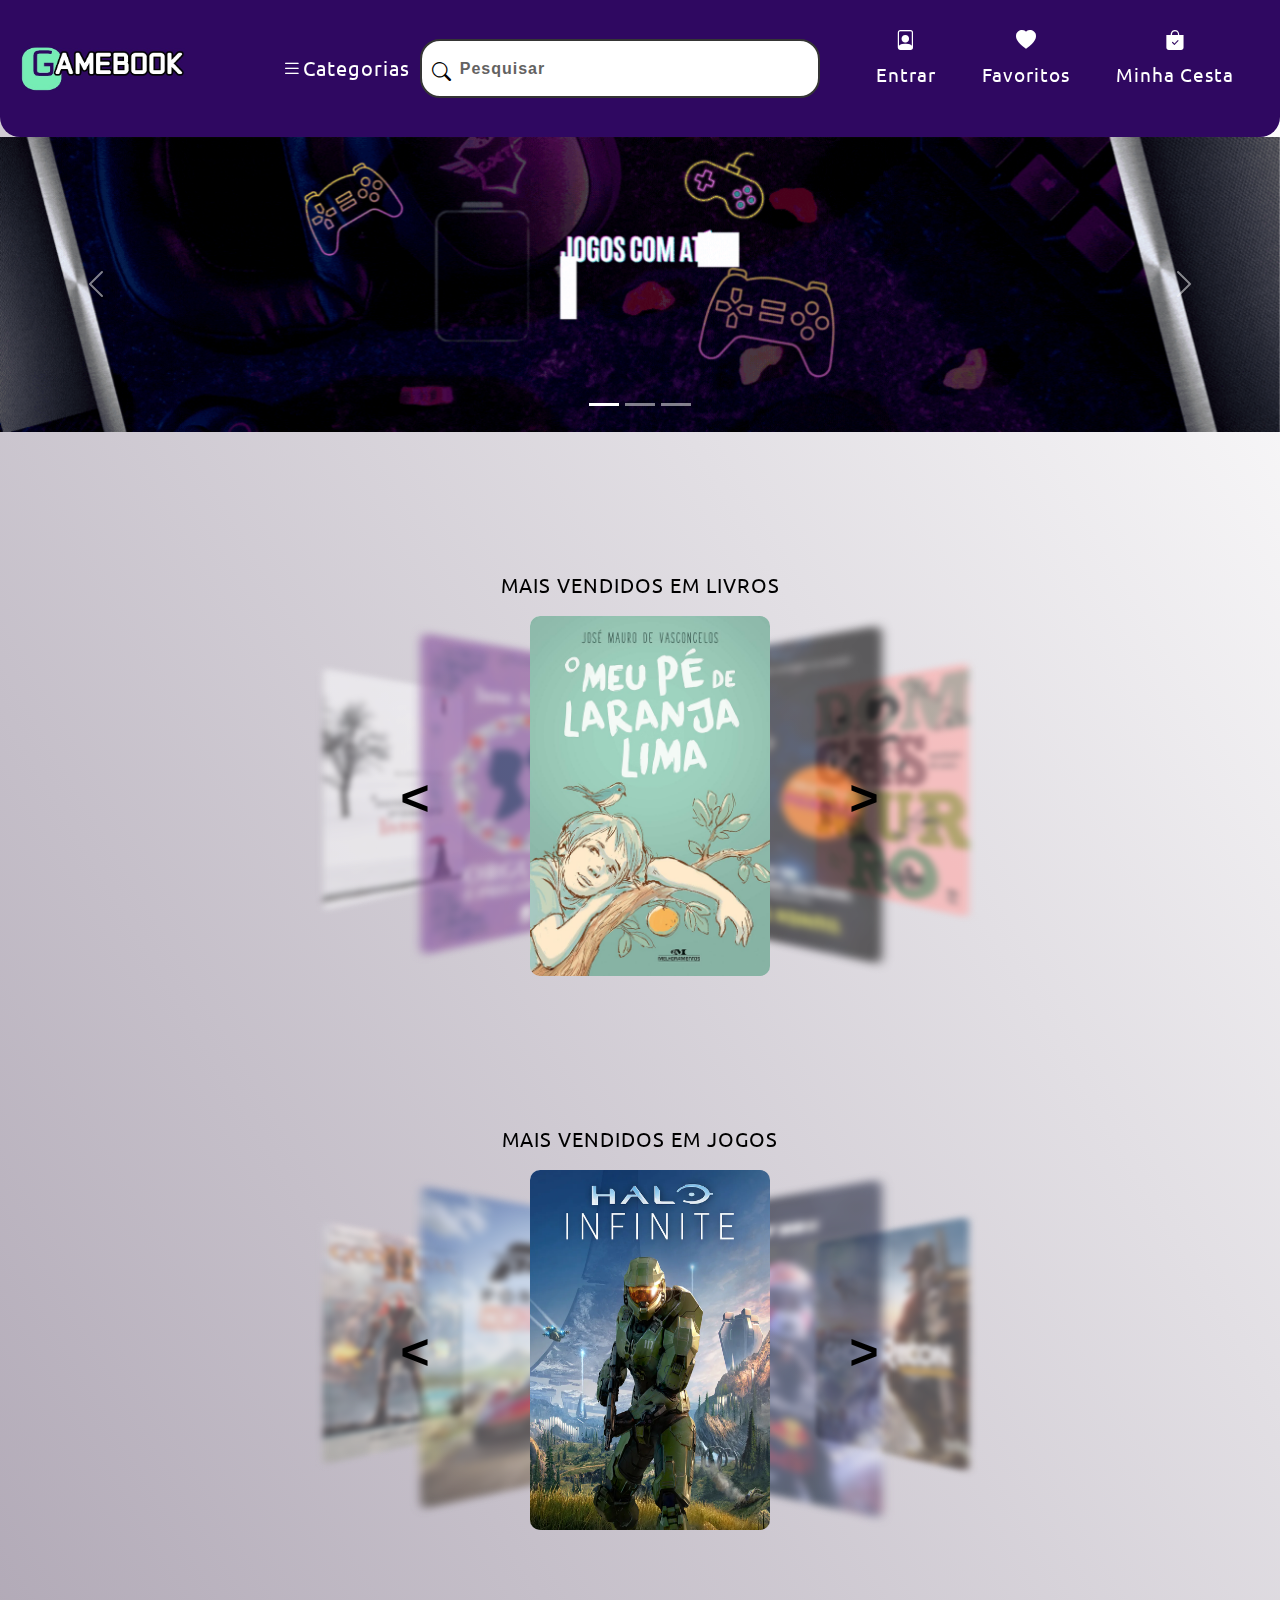
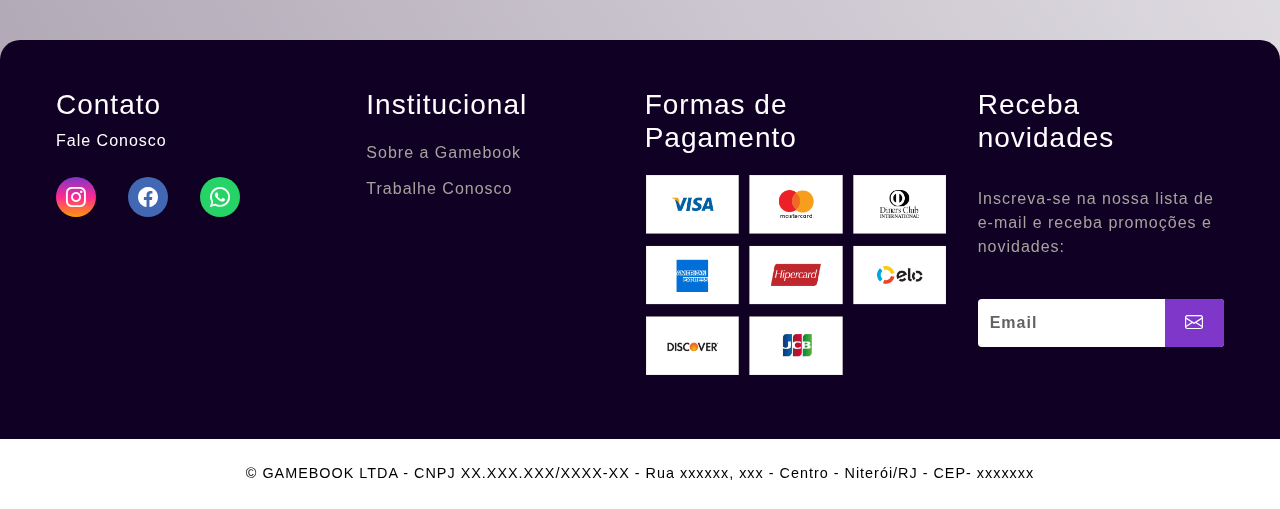
<file: index.html>
<!DOCTYPE html>
<html lang="pt-br">
<head>
    <meta charset='UTF-8'>
    <meta http-equiv='X-UA-Compatible' content='IE=edge'>
    <title>GameBook</title>
    <meta name='viewport' content='width=device-width, initial-scale=1'>
    <!--bootstrap-->
    <link href="https://cdn.jsdelivr.net/npm/bootstrap@5.3.3/dist/css/bootstrap.min.css" rel="stylesheet" integrity="sha384-QWTKZyjpPEjISv5WaRU9OFeRpok6YctnYmDr5pNlyT2bRjXh0JMhjY6hW+ALEwIH" crossorigin="anonymous">
    <!--bootstrap-->
    <link rel='stylesheet' type='text/css' media='screen' href='styles.css'>
    <link rel="preconnect" href="https://fonts.googleapis.com">
    <link rel="preconnect" href="https://fonts.googleapis.com">
    <link rel="preconnect" href="https://fonts.gstatic.com" crossorigin>
    <link href="https://fonts.googleapis.com/css2?family=Madimi+One&display=swap" rel="stylesheet">
    <link rel="stylesheet" href="https://cdn.jsdelivr.net/npm/bootstrap-icons@1.11.3/font/bootstrap-icons.min.css">
    <link rel="stylesheet" href="https://fonts.googleapis.com/css?family=Ubuntu">
</head>
<body>
    <!------------------------ CABEÇALHO ---------------------->
    <header class="clearfix">
        <!-- BARRA DE NAVEGAÇAO -->
        <div class="primeira-header">
            <!--Logotipo-->
            <a href="index.html"><img src="img/logo-gamebook.jpg" alt="Gamebook"></a>
            <!--Logotipo-->
            <!--Dropdown categorias-->
            <div class="dropdown">
                <button
                  class="btn"
                  type="button:focus-visible"
                  data-bs-toggle="dropdown"
                  aria-expanded="false"
                >
                  <i class="bi bi-list"></i>Categorias
                </button> 
                <ul class="dropdown-menu">
                    <li><a class="dropdown-item" href="#">Livros</a></li>
                    <li><a class="dropdown-item" href="#">Literatura brasileira</a></li>
                    <li><a class="dropdown-item" href="#">Literatura estrangeira</a></li>
                    <li><a class="dropdown-item" href="#">Infanto-juvenil</a></li>
                    <li><hr class="dropdown-divider"></li>
                  <li><a class="dropdown-item" href="#">Jogos</a></li>
                </ul>
            </div>
            <!--Dropdown categorias-->
            <!-- BARRA DE PESQUISA -->
            <div class="pesquisa">
                <label for="">
                    <i class="bi bi-search"></i>
                </label>
                <input type="text" id="barra-pesquisa" placeholder="Pesquisar">
            </div>
            <!-- BARRA DE PESQUISA -->
            <nav>
                <ul class="navlinks">
                    <li><i class="bi-file-person"></i><a href="usuario.html">Entrar</a></li>
                    <li><i class="bi-heart-fill"></i><a href="#">Favoritos</a></li>
                    <li><i class="bi-bag-check-fill"></i><a href="#">Minha Cesta</a></li>
                </ul>
            </nav>
        </div>
        <!-- BARRA DE NAVEGAÇAO -->
    </header>
    <!-------------------------- CABEÇALHO ------------------------>

    <!--------------- CONTEÚDO PRINCIPAL DO SITE ------------------>
    <main>
        <!--BANNER DE PROMOÇÕES-->
        <div id="carouselExampleIndicators" class="carousel slide">
            <!-- Início indicadores para navegar nos slides do carousel (localizados na parte de baixo do carousel)-->
            <div class="carousel-indicators">
                <button
                type="button"
                data-bs-target="#carouselExampleIndicators"
                data-bs-slide-to="0"
                class="active"
                aria-current="true"
                aria-label="Slide 1"
                ></button>
                <button
                type="button"
                data-bs-target="#carouselExampleIndicators"
                data-bs-slide-to="1"
                aria-label="Slide 2"
                ></button>
                <button
                type="button"
                data-bs-target="#carouselExampleIndicators"
                data-bs-slide-to="2"
                aria-label="Slide 3"
                ></button>
            </div>
            <!-- fim indicadores para navegar nos slides do carousel-->

            <!--Inicio slide carrousel-->
            <div class="carousel-inner">
                <div class="carousel-item active">
                <img
                    src="img/banner 1.gif"
                    class="d-block w-100"
                    alt="Promoção de jogos"
                />
                </div>
                <div class="carousel-item">
                <img
                    src="img/banner 2.jpg"
                    class="d-block w-100"
                    alt="Banner livros aproveite"
                />
                </div>
                <div class="carousel-item">
                <img
                    src="img/banner 3.jpg"
                    class="d-block w-100"
                    alt="frete gratis em compras acima de R$200,00"
                />
                </div>
            </div>
            <!--Fim slide carrousel-->

            <!--Inicio setas "anterior" e "proximo" dos slides carrousel-->
            <button
                class="carousel-control-prev"
                type="button"
                data-bs-target="#carouselExampleIndicators"
                data-bs-slide="prev"
            >
                <span class="carousel-control-prev-icon" aria-hidden="true"></span>
                <span class="visually-hidden">Previous</span>
            </button>
            <button
                class="carousel-control-next"
                type="button"
                data-bs-target="#carouselExampleIndicators"
                data-bs-slide="next"
            >
                <span class="carousel-control-next-icon" aria-hidden="true"></span>
                <span class="visually-hidden">Next</span>
            </button>
            <!--Fim setas "anterior" e "proximo" dos slides carrousel-->
        </div>
        <!--BANNER DE PROMOÇÕES-->

        <!-- CARD DE SLIDES LIVROS -->
        <h2 class="titulo-card">MAIS VENDIDOS EM LIVROS</h2>

        <div class="slider-livros clearfix" style="float: left;">
            <div class="item-livro">
                <a href="#"><img src="img/livro-1.jpg" alt="#"></a>
            </div>
            <div class="item-livro">
                <a href="#"><img src="img/livro-2.jpg" alt="#"></a>
            </div>
            <div class="item-livro">
                <a href="#"><img src="img/livro-3.jpg" alt="#"></a>
            </div>
            <div class="item-livro">
                <a href="#"><img src="img/livro-4.jpg" alt="#"></a>
            </div>
            <div class="item-livro">
                <a href="#"><img src="img/livro-5.jpg" alt="#"></a>
            </div>
            <div class="item-livro">
                <a href="#"><img src="img/livro-6.jpg" alt="#"></a>
            </div>
            <button id="next-livro">></button>
            <button id="prev-livro"><</button>
        </div>
        <!-- CARD DE SLIDES LIVROS -->
        
        <!-- CARD DE SLIDES JOGOS -->
        <h2 class="titulo-card">MAIS VENDIDOS EM JOGOS</h2>
        <div class="slider clearfix">
            <div class="item">
                <a href="#"><img src="img/avatar-4.png" alt="#"></a>
            </div>
            <div class="item">
                <a href="#"><img src="img/avatar-2.jpg" alt="#"></a>
            </div>
            <div class="item">
                <a href="#"><img src="img/avatar-3.jpg" alt="#"></a>
            </div>
            <div class="item">
                <a href="produtos.html"><img src="img/avatar-1.jpg" alt="#"></a>
            </div>
            <div class="item">
                <a href="#"><img src="img/avatar-5.jpg" alt="#"></a>
            </div>
            <div class="item">
                <a href="#"><img src="img/avatar-6.jpg" alt="#"></a>
            </div>
            <button id="next">></button>
            <button id="prev"><</button>
        </div>
        <!-- CARD DE SLIDES JOGOS-->
    </main>
    <!--------------- CONTEÚDO PRINCIPAL DO SITE ------------------>

    <!-----------------------RODAPÉ------------------------>
    <footer>
        <div id="footer_content">
            <div id="footer_contacts">
                <h3>Contato</h3>
                <a href="#" class="footer-link">Fale Conosco</a>

                <div id="footer_social_media">
                    <a href="#" class="footer-link" id="instagram">
                        <i class="bi bi-instagram"></i>
                    </a>

                    <a href="#" class="footer-link" id="facebook">
                        <i class="bi bi-facebook"></i>
                    </a>

                    <a href="#" class="footer-link" id="whatsapp">
                        <i class="bi bi-whatsapp"></i>
                    </a>
                </div>
            </div>
            
            <ul class="footer-list">
                <li>
                    <h3>Institucional</h3>
                </li>
                <li>
                    <a href="#" class="footer-link">Sobre a Gamebook</a>
                </li>
                <li>
                    <a href="#" class="footer-link">Trabalhe Conosco</a>
                </li>
            </ul>

            <ul class="footer-list">
                <li>
                    <h3>Formas de Pagamento</h3>
                </li>
                <img id="img-formas-pagamento" src="img/pagamentos.png" >
            </ul>

            <div id="footer_subscribe">
                <h3>Receba novidades</h3>

                <p>
                    Inscreva-se na nossa lista de e-mail e receba promoções e novidades:
                </p>

                <div id="input_group">
                    <input type="email" id="email" placeholder="Email">
                    <button>
                        <i class="bi-envelope"></i>
                    </button>
                </div>
            </div>
        </div>

        <div id="footer_copyright">
            &#169
            GAMEBOOK LTDA - CNPJ XX.XXX.XXX/XXXX-XX - Rua xxxxxx, xxx - Centro - Niterói/RJ - CEP- xxxxxxx
        </div>
    </footer>
    <!-----------------------RODAPÉ------------------------>

<!--JAVASCRIPT-->
    <!--BOOTSTRAP-->
    <script src="https://cdn.jsdelivr.net/npm/bootstrap@5.3.3/dist/js/bootstrap.bundle.min.js" integrity="sha384-YvpcrYf0tY3lHB60NNkmXc5s9fDVZLESaAA55NDzOxhy9GkcIdslK1eN7N6jIeHz" crossorigin="anonymous"></script>
    <!--BOOTSTRAP-->
    <script src="script.js"></script>
<!--JAVASCRIPT-->
</body>
</html>
</file>
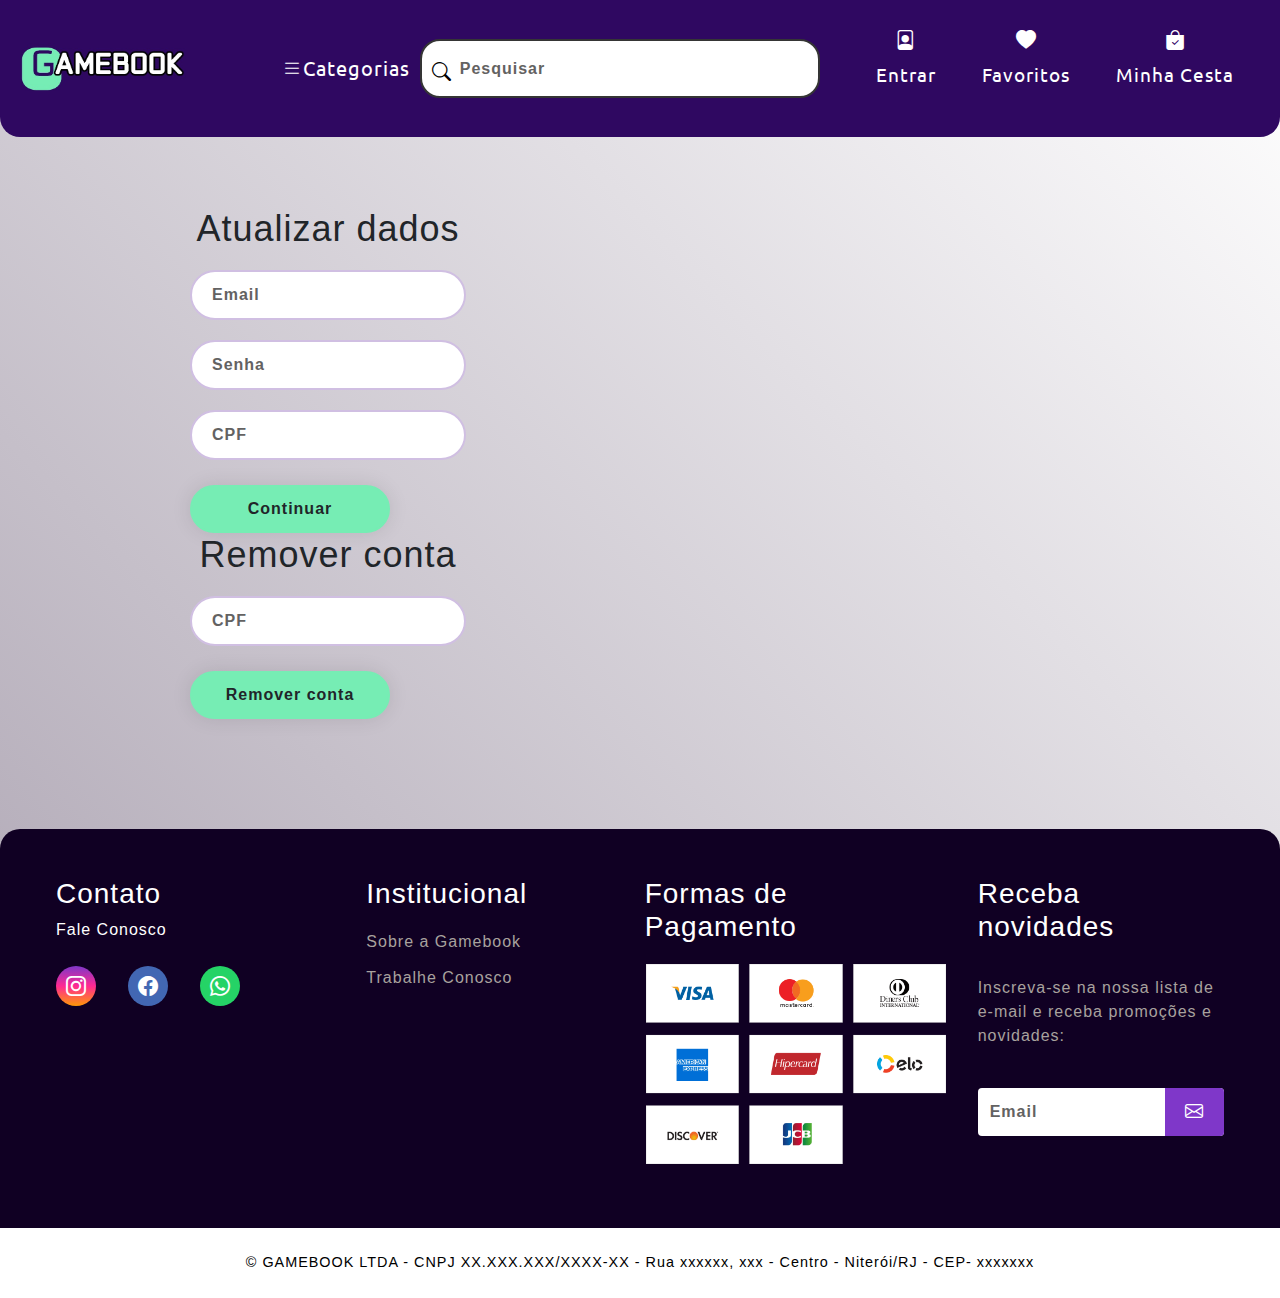
<file: atualizar_dados.html>
<!DOCTYPE html>
<html lang="pt-br">
<head>
    <meta charset='UTF-8'>
    <meta http-equiv='X-UA-Compatible' content='IE=edge'>
    <title>Acessar GameBook</title>
    <meta name='viewport' content='width=device-width, initial-scale=1'>
    <!--bootstrap-->
    <link href="https://cdn.jsdelivr.net/npm/bootstrap@5.3.3/dist/css/bootstrap.min.css" rel="stylesheet" integrity="sha384-QWTKZyjpPEjISv5WaRU9OFeRpok6YctnYmDr5pNlyT2bRjXh0JMhjY6hW+ALEwIH" crossorigin="anonymous">
    <!--bootstrap-->
    <link rel='stylesheet' type='text/css' media='screen' href='styles.css'>
    <link rel="preconnect" href="https://fonts.googleapis.com">
    <link rel="preconnect" href="https://fonts.googleapis.com">
    <link rel="preconnect" href="https://fonts.gstatic.com" crossorigin>
    <link href="https://fonts.googleapis.com/css2?family=Madimi+One&display=swap" rel="stylesheet">
    <link rel="stylesheet" href="https://cdn.jsdelivr.net/npm/bootstrap-icons@1.11.3/font/bootstrap-icons.min.css">
    <link rel="stylesheet" href="https://fonts.googleapis.com/css?family=Ubuntu">
</head>
<body>
    <!-------------- CABEÇALHO ----------------->
    <header class="clearfix">
        <!-- BARRA DE NAVEGAÇAO -->
        <div class="primeira-header">
            <!--Logotipo-->
            <a href="index.html"><img src="/img/logo-gamebook.jpg" alt="Gamebook"></a>
            <!--Logotipo-->
            <!--Dropdown categorias-->
            <div class="dropdown">
                <button
                    class="btn"
                    type="button:focus-visible"
                    data-bs-toggle="dropdown"
                    aria-expanded="false"
                >
                    <i class="bi bi-list"></i>Categorias
                </button> 
                <ul class="dropdown-menu">
                    <li><a class="dropdown-item" href="#">Livros</a></li>
                    <li><a class="dropdown-item" href="#">Literatura brasileira</a></li>
                    <li><a class="dropdown-item" href="#">Literatura estrangeira</a></li>
                    <li><a class="dropdown-item" href="#">Infanto-juvenil</a></li>
                    <li><hr class="dropdown-divider"></li>
                    <li><a class="dropdown-item" href="#">Jogos</a></li>
                </ul>
            </div>
            <!--Dropdown categorias-->
            <!-- BARRA DE PESQUISA -->
            <div class="pesquisa">
                <label for="">
                    <i class="bi bi-search"></i>
                </label>
                <input type="text" id="barra-pesquisa" placeholder="Pesquisar">
            </div>
            <!-- BARRA DE PESQUISA -->
            <nav>
                <ul class="navlinks">
                    <li><i class="bi-file-person"></i><a href="login.html">Entrar</a></li>
                    <li><i class="bi-heart-fill"></i><a href="#">Favoritos</a></li>
                    <li><i class="bi-bag-check-fill"></i><a href="#">Minha Cesta</a></li>
                </ul>
            </nav>
        </div>
        <!-- BARRA DE NAVEGAÇAO -->
    </header>
    <!------------------- CABEÇALHO ------------->

    <!----------- CONTEÚDO PRINCIPAL DO SITE ---------->
    <main>
        <!--Formulario atualizar dados-->
        <div class="registro">
            <form action="">
                <h1>Atualizar dados</h1>
                <div class="input-box">
                    <input type="text" placeholder="Email"
                    required>
                </div>
                <div class="input-box">
                    <input type="password" placeholder="Senha"
                    required>
                    </div>
                    <div class="input-box">
                        <input type="text" placeholder="CPF"
                        required>
                    </div>
                <div>
                    <button type="submit" class="btn">Continuar</button>
                </div> 
                <!--Formulario atualizar dados-->
                <!--Formulario remover conta-->
                <div id="form-remover-conta">
                    <h1 >Remover conta</h1>
                    <div class="input-box">
                        <input type="text" placeholder="CPF"
                        required>
                    </div>
                    <div>
                        <button type="submit" class="btn" id = "remover-conta-btn">Remover conta</button>
                    </div>
                </div>
                <!--Formulario remover conta-->
            </form>
        </div>
        <!--Formulario de registro-->    
    </main>
    <!---------------- CONTEÚDO PRINCIPAL DO SITE ---------------->

    <!---------------------RODAPÉ--------------------->
    <footer>
        <div id="footer_content">
            <div id="footer_contacts">
                <h3>Contato</h3>
                <a href="#" class="footer-link">Fale Conosco</a>

                <div id="footer_social_media">
                    <a href="#" class="footer-link" id="instagram">
                        <i class="bi bi-instagram"></i>
                    </a>

                    <a href="#" class="footer-link" id="facebook">
                        <i class="bi bi-facebook"></i>
                    </a>

                    <a href="#" class="footer-link" id="whatsapp">
                        <i class="bi bi-whatsapp"></i>
                    </a>
                </div>
            </div>
            
            <ul class="footer-list">
                <li>
                    <h3>Institucional</h3>
                </li>
                <li>
                    <a href="#" class="footer-link">Sobre a Gamebook</a>
                </li>
                <li>
                    <a href="#" class="footer-link">Trabalhe Conosco</a>
                </li>
            </ul>

            <ul class="footer-list">
                <li>
                    <h3>Formas de Pagamento</h3>
                </li>
                <img id="img-formas-pagamento" src="/img/pagamentos.png" >
            </ul>

            <div id="footer_subscribe">
                <h3>Receba novidades</h3>

                <p>
                    Inscreva-se na nossa lista de e-mail e receba promoções e novidades:
                </p>

                <div id="input_group">
                    <input type="email" id="email" placeholder="Email">
                    <button>
                        <i class="bi-envelope"></i>
                    </button>
                </div>
            </div>
        </div>

        <div id="footer_copyright">
            &#169
            GAMEBOOK LTDA - CNPJ XX.XXX.XXX/XXXX-XX - Rua xxxxxx, xxx - Centro - Niterói/RJ - CEP- xxxxxxx
        </div>
    </footer>
    <!------------------RODAPÉ-------------------->

<!--JAVASCRIPT-->
    <!--BOOTSTRAP-->
    <script src="https://cdn.jsdelivr.net/npm/bootstrap@5.3.3/dist/js/bootstrap.bundle.min.js" integrity="sha384-YvpcrYf0tY3lHB60NNkmXc5s9fDVZLESaAA55NDzOxhy9GkcIdslK1eN7N6jIeHz" crossorigin="anonymous"></script>
    <!--BOOTSTRAP-->
    <script src="script.js"></script>
<!--JAVASCRIPT-->
</body>
</html>
</file>
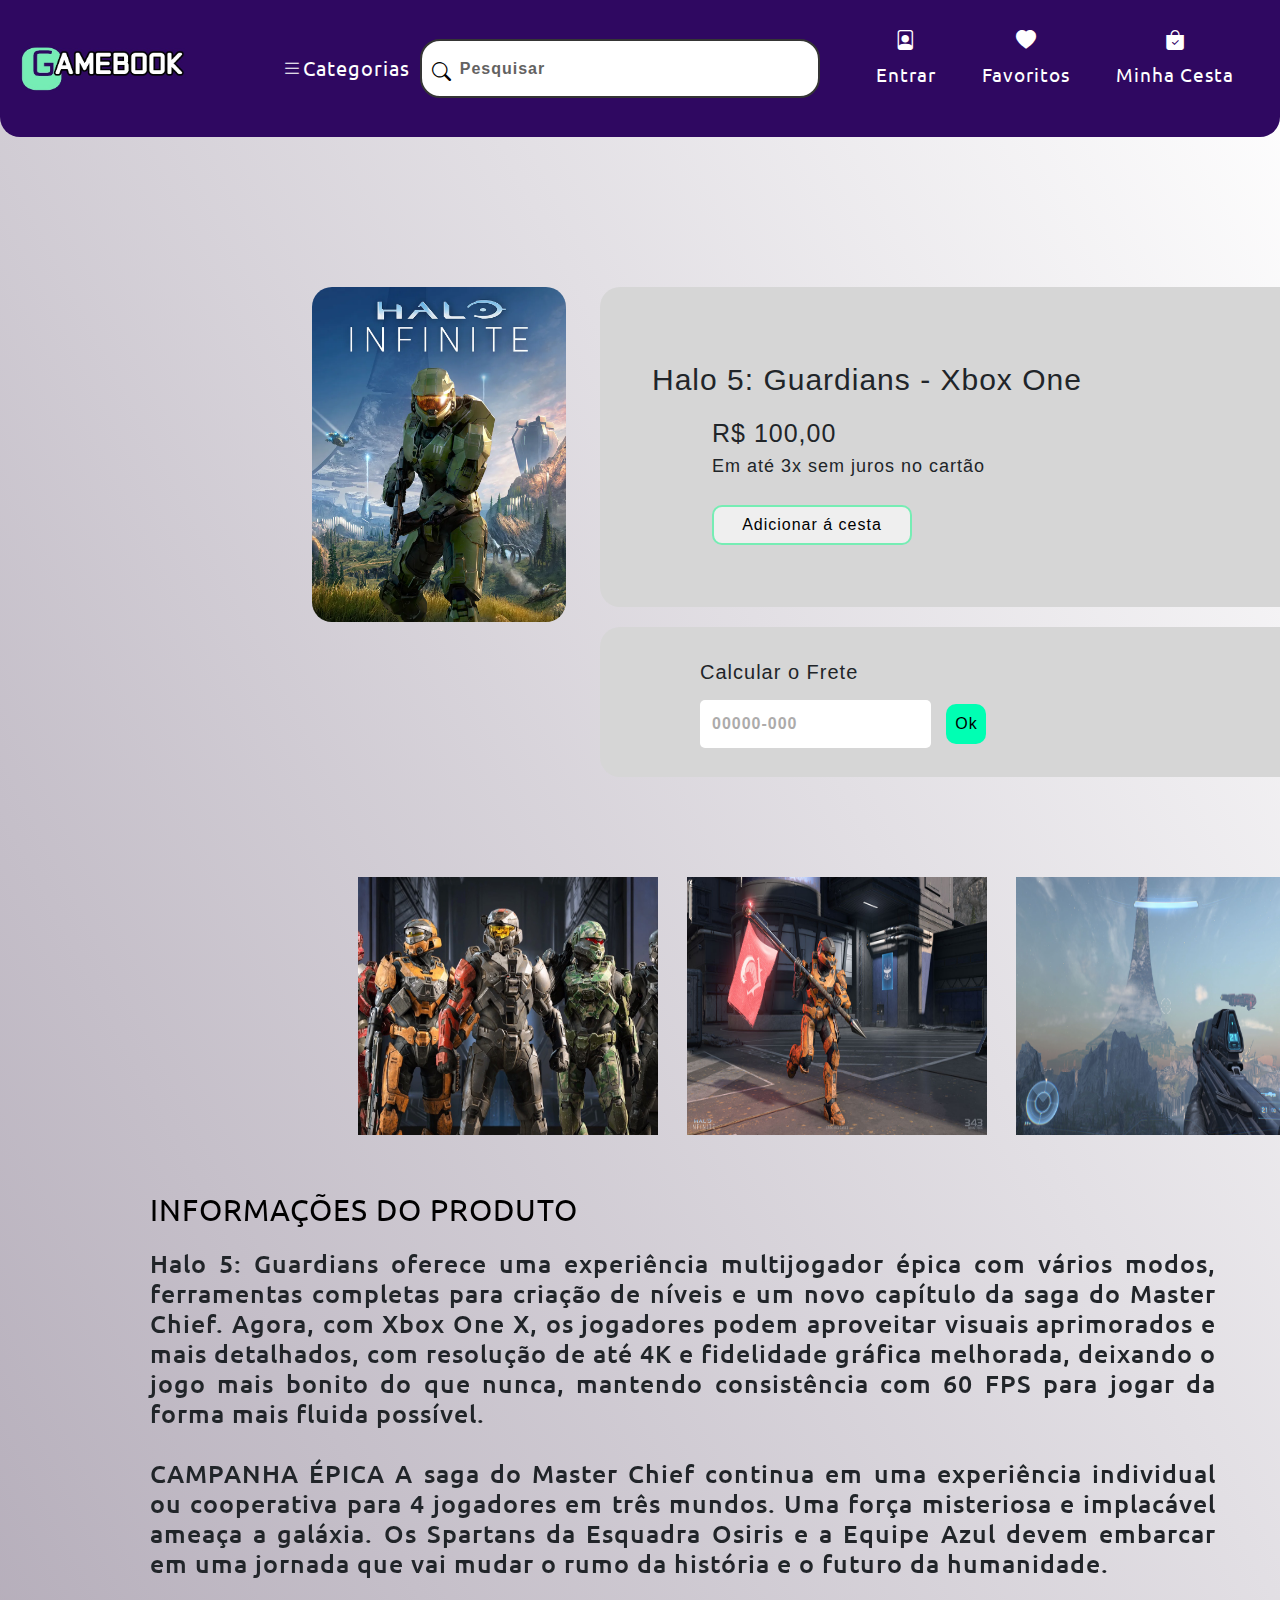
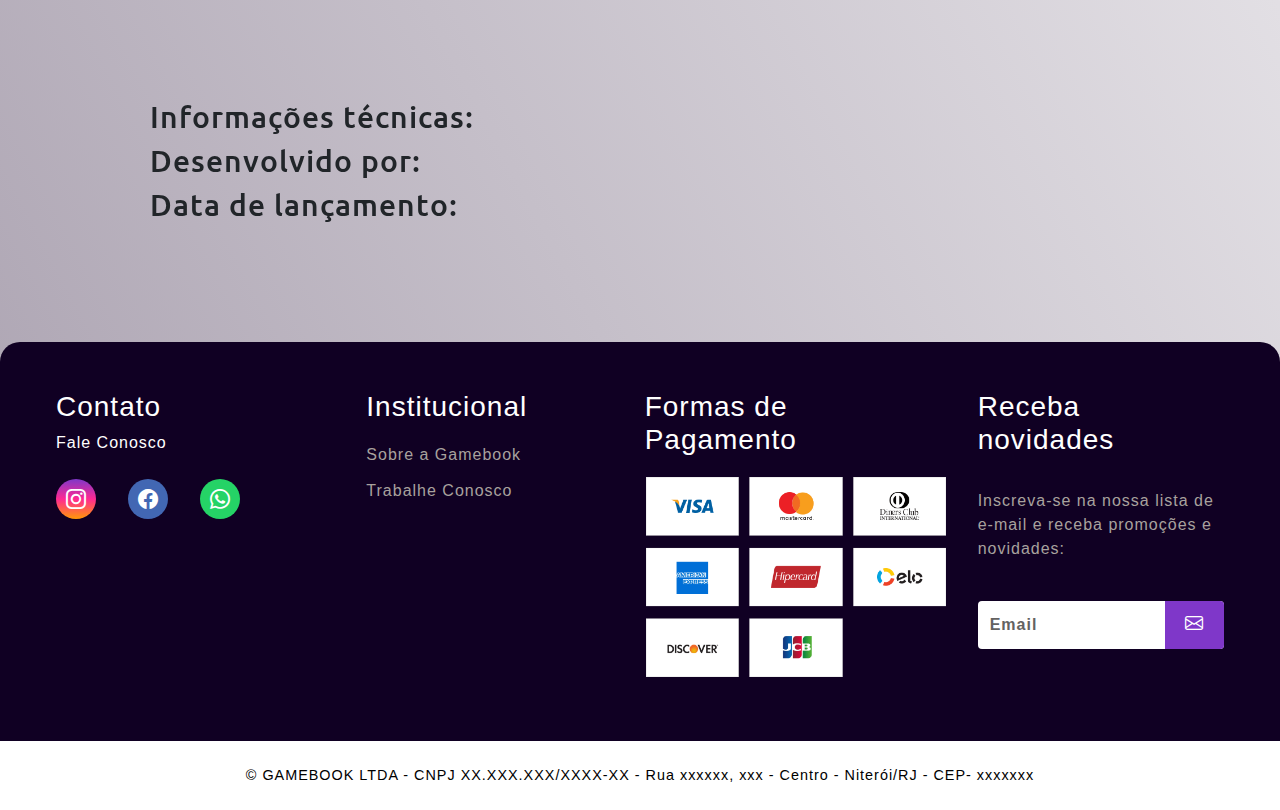
<file: produtos.html>
<!DOCTYPE html>
<html lang="pt-br">
<head>
    <meta charset='UTF-8'>
    <meta http-equiv='X-UA-Compatible' content='IE=edge'>
    <title>Halo 5: Guardians</title>
    <meta name='viewport' content='width=device-width, initial-scale=1'>
    <!--bootstrap-->
    <link href="https://cdn.jsdelivr.net/npm/bootstrap@5.3.3/dist/css/bootstrap.min.css" rel="stylesheet" integrity="sha384-QWTKZyjpPEjISv5WaRU9OFeRpok6YctnYmDr5pNlyT2bRjXh0JMhjY6hW+ALEwIH" crossorigin="anonymous">
    <!--bootstrap-->
    <link rel='stylesheet' type='text/css' media='screen' href='styles.css'>
    <link rel="preconnect" href="https://fonts.googleapis.com">
    <link rel="preconnect" href="https://fonts.googleapis.com">
    <link rel="preconnect" href="https://fonts.gstatic.com" crossorigin>
    <link href="https://fonts.googleapis.com/css2?family=Madimi+One&display=swap" rel="stylesheet">
    <link rel="stylesheet" href="https://cdn.jsdelivr.net/npm/bootstrap-icons@1.11.3/font/bootstrap-icons.min.css">
    <link rel="stylesheet" href="https://fonts.googleapis.com/css?family=Ubuntu">
</head>
<body>
    <!------------------------ CABEÇALHO ---------------------->
    <header class="clearfix">
        <!-- BARRA DE NAVEGAÇAO -->
        <div class="primeira-header">
            <!--Logotipo-->
            <a href="index.html"><img src="img/logo-gamebook.jpg" alt="#"></a>
            <!--Logotipo-->
            <div class="dropdown">
                <button
                  class="btn"
                  type="button:focus-visible"
                  data-bs-toggle="dropdown"
                  aria-expanded="false"
                >
                  <i class="bi bi-list"></i>Categorias
                </button> 
                <ul class="dropdown-menu">
                    <li><a class="dropdown-item" href="#">Livros</a></li>
                    <li><a class="dropdown-item" href="#">Literatura brasileira</a></li>
                    <li><a class="dropdown-item" href="#">Literatura estrangeira</a></li>
                    <li><a class="dropdown-item" href="#">Infanto-juvenil</a></li>
                    <li><hr class="dropdown-divider"></li>
                  <li><a class="dropdown-item" href="#">Jogos</a></li>
                </ul>
            </div>

            <!-- BARRA DE PESQUISA -->
            <div class="pesquisa">
                <label for="">
                    <i class="bi bi-search"></i>
                </label>
                <input type="text" id="barra-pesquisa" placeholder="Pesquisar">
            </div>
            <!-- BARRA DE PESQUISA -->
            <nav>
                <ul class="navlinks">
                    <li><i class="bi-file-person"></i><a href="usuario.html">Entrar</a></li>
                    <li><i class="bi-heart-fill"></i><a href="#">Favoritos</a></li>
                    <li><i class="bi-bag-check-fill"></i><a href="#">Minha Cesta</a></li>
                </ul>
            </nav>
        </div>
        <!-- BARRA DE NAVEGAÇAO -->
    </header>
    <!-------------------------- CABEÇALHO ------------------------>

    <!--------------- CONTEÚDO PRINCIPAL DO SITE ------------------>
    <main class="pagina-produto">
        <div class="container">
          <img id="produto" src="img/avatar-1.jpg" >
          <h1> Halo 5: Guardians - Xbox One</h1>
            <h2>R$ 100,00</h2>
              <h3>Em até 3x sem juros no cartão</h3>
              <button>Adicionar á cesta</button>
        </div>

        <div class="background">
            <div id="frete2">
                <h5>Calcular o Frete</h5>
                <input id="frete" type="text" placeholder="00000-000">
                <input id="botao" type="button" value="Ok" />
            </div>
        </div>

        <div class="slider2" style="margin-left: 5%; margin-right: 5%;">
            <div style="width: 100%; align-content: center; height: 100%; padding-left: 30px; padding-right: 30px; justify-content: center; align-items: center; gap: 29px; display: inline-flex;">
                <iframe width="400px" height="258px" src="https://www.youtube.com/embed/PyMlV5_HRWk?si=GtVVvXlFYMk8DFvT" title="YouTube video player" frameborder="0" allow="accelerometer; autoplay; clipboard-write; encrypted-media; gyroscope; picture-in-picture; web-share" referrerpolicy="strict-origin-when-cross-origin" allowfullscreen></iframe>
                <img src="img/card-2.jpg" alt="#">
                <img src="img/card-3.jpg" alt="#">
                <img src="img/card-4.jpg" alt="#">
            </div>
        </div>

        <div class="descricao">
            <h1>INFORMAÇÕES DO PRODUTO</h1>
            <h2>Halo 5: Guardians oferece uma experiência multijogador épica com vários modos, ferramentas completas para criação de níveis e um novo capítulo da saga do Master Chief. Agora, com Xbox One X, os jogadores podem aproveitar visuais aprimorados e mais detalhados, com resolução de até 4K e fidelidade gráfica melhorada, deixando o jogo mais bonito do que nunca, mantendo consistência com 60 FPS para jogar da forma mais fluida possível.<br><br>
                CAMPANHA ÉPICA A saga do Master Chief continua em uma experiência individual ou cooperativa para 4 jogadores em três mundos. Uma força misteriosa e implacável ameaça a galáxia. Os Spartans da Esquadra Osiris e a Equipe Azul devem embarcar em uma jornada que vai mudar o rumo da história e o futuro da humanidade.</h2>
        </div>

        <div class="detalhes">
            <h1>Informações técnicas:</h1>
            <h1>Desenvolvido por:</h1>
            <h1>Data de lançamento:</h1>
        </div>
        
      </main>
    <!--------------- CONTEÚDO PRINCIPAL DO SITE ------------------>

    <!-----------------------RODAPÉ------------------------>
    <footer>
        <div id="footer_content">
            <div id="footer_contacts">
                <h3>Contato</h3>
                <a href="#" class="footer-link">Fale Conosco</a>

                <div id="footer_social_media">
                    <a href="#" class="footer-link" id="instagram">
                        <i class="bi bi-instagram"></i>
                    </a>

                    <a href="#" class="footer-link" id="facebook">
                        <i class="bi bi-facebook"></i>
                    </a>

                    <a href="#" class="footer-link" id="whatsapp">
                        <i class="bi bi-whatsapp"></i>
                    </a>
                </div>
            </div>
            
            <ul class="footer-list">
                <li>
                    <h3>Institucional</h3>
                </li>
                <li>
                    <a href="#" class="footer-link">Sobre a Gamebook</a>
                </li>
                <li>
                    <a href="#" class="footer-link">Trabalhe Conosco</a>
                </li>
            </ul>

            <ul class="footer-list">
                <li>
                    <h3>Formas de Pagamento</h3>
                </li>
                <img id="img-formas-pagamento" src="img/pagamentos.png" >
            </ul>

            <div id="footer_subscribe">
                <h3>Receba novidades</h3>

                <p>
                    Inscreva-se na nossa lista de e-mail e receba promoções e novidades:
                </p>

                <div id="input_group">
                    <input type="email" id="email" placeholder="Email">
                    <button>
                        <i class="bi-envelope"></i>
                    </button>
                </div>
            </div>
        </div>

        <div id="footer_copyright">
            &#169
            GAMEBOOK LTDA - CNPJ XX.XXX.XXX/XXXX-XX - Rua xxxxxx, xxx - Centro - Niterói/RJ - CEP- xxxxxxx
        </div>
    </footer>
    <!-----------------------RODAPÉ------------------------>

<!--JAVASCRIPT-->
    <!--BOOTSTRAP-->
    <script src="https://cdn.jsdelivr.net/npm/bootstrap@5.3.3/dist/js/bootstrap.bundle.min.js" integrity="sha384-YvpcrYf0tY3lHB60NNkmXc5s9fDVZLESaAA55NDzOxhy9GkcIdslK1eN7N6jIeHz" crossorigin="anonymous"></script>
    <!--BOOTSTRAP-->
    <script src="script.js"></script>
<!--JAVASCRIPT-->
</body>
</html>
</file>
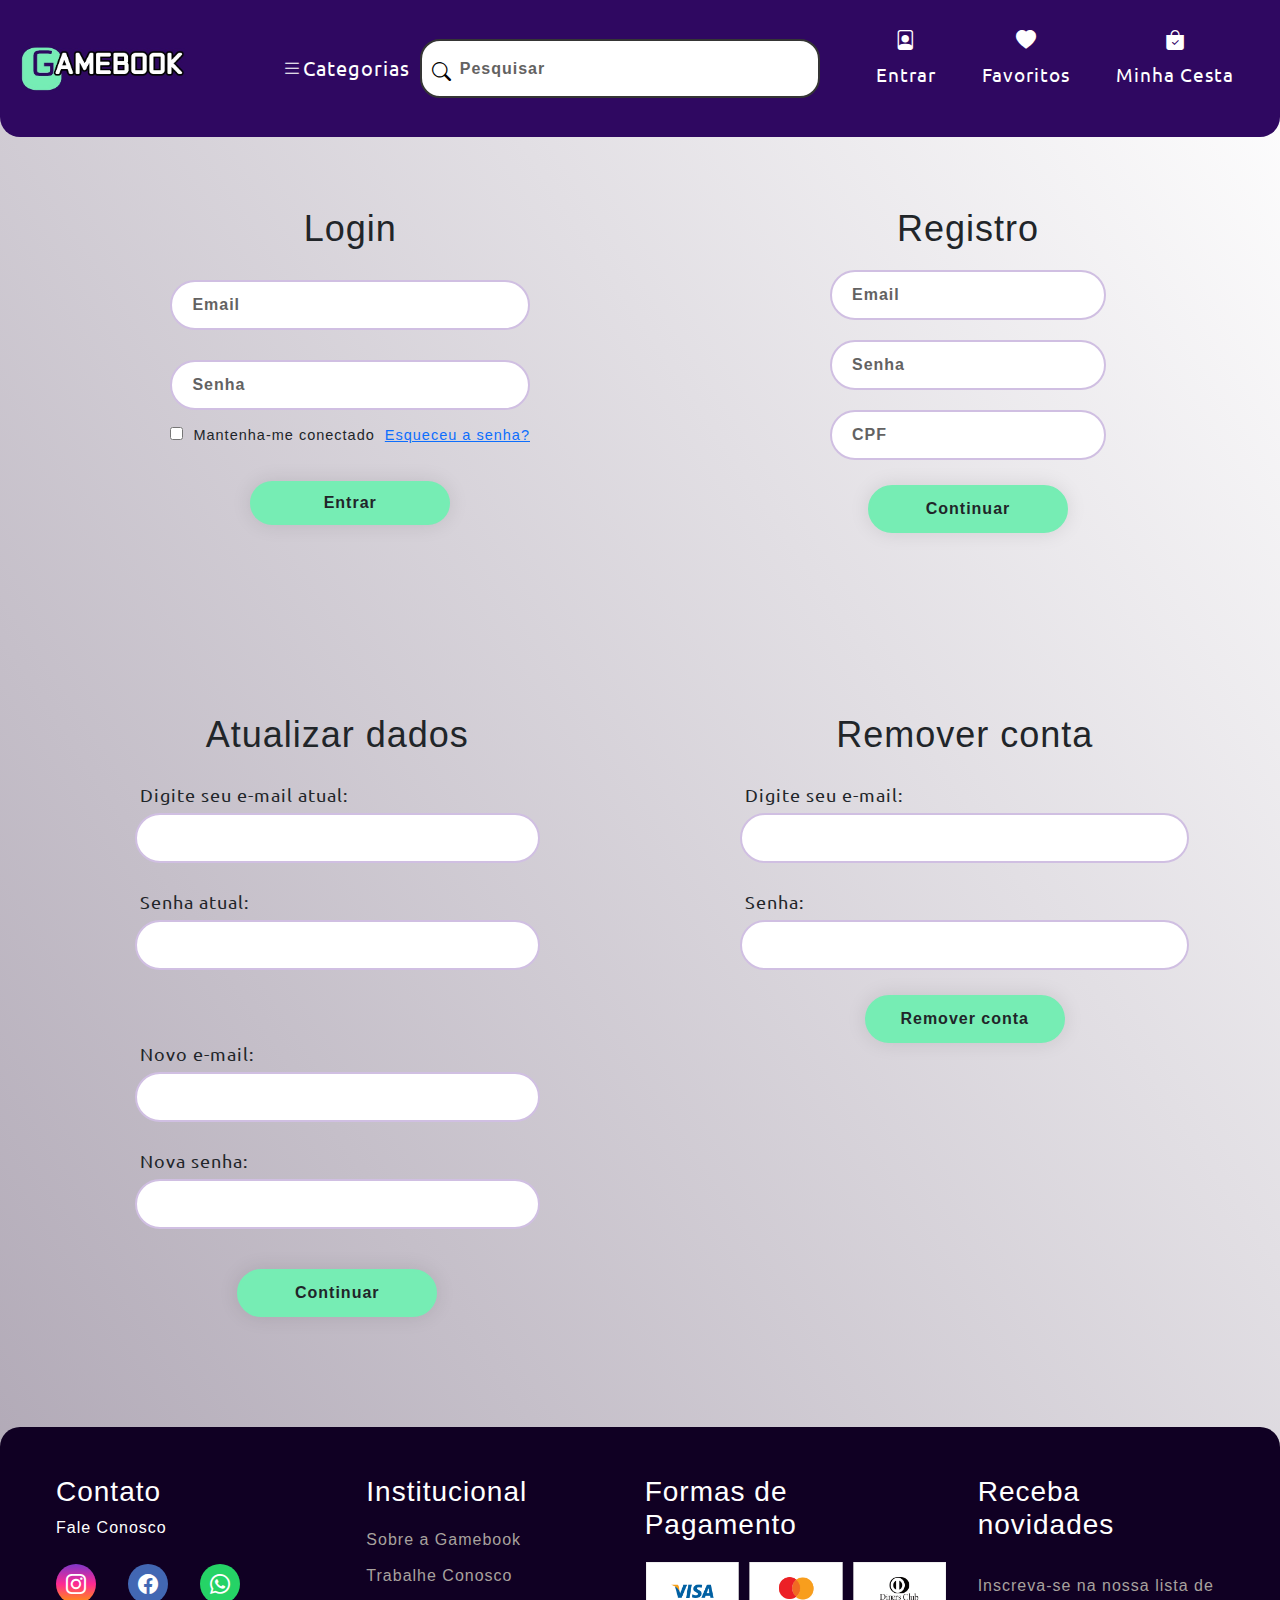
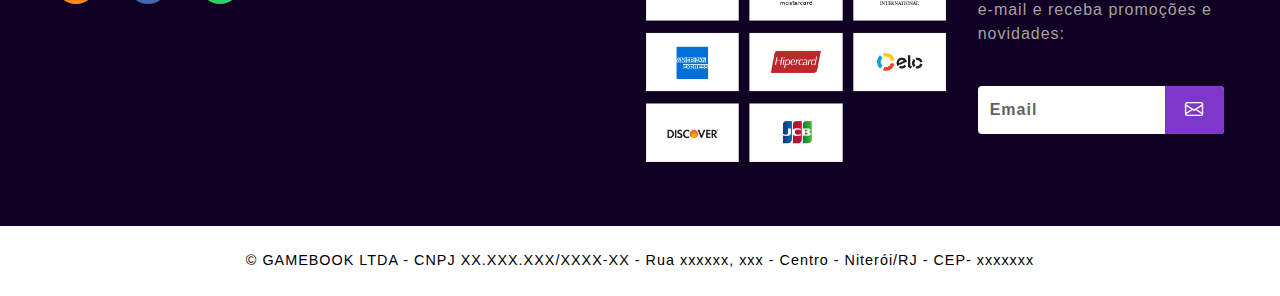
<file: usuario.html>
<!DOCTYPE html>
<html lang="pt-br">
<head>
    <meta charset='UTF-8'>
    <meta http-equiv='X-UA-Compatible' content='IE=edge'>
    <title>Acessar GameBook</title>
    <meta name='viewport' content='width=device-width, initial-scale=1'>
    <!--bootstrap-->
    <link href="https://cdn.jsdelivr.net/npm/bootstrap@5.3.3/dist/css/bootstrap.min.css" rel="stylesheet" integrity="sha384-QWTKZyjpPEjISv5WaRU9OFeRpok6YctnYmDr5pNlyT2bRjXh0JMhjY6hW+ALEwIH" crossorigin="anonymous">
    <!--bootstrap-->
    <link rel='stylesheet' type='text/css' media='screen' href='styles.css'>
    <link rel="preconnect" href="https://fonts.googleapis.com">
    <link rel="preconnect" href="https://fonts.googleapis.com">
    <link rel="preconnect" href="https://fonts.gstatic.com" crossorigin>
    <link href="https://fonts.googleapis.com/css2?family=Madimi+One&display=swap" rel="stylesheet">
    <link rel="stylesheet" href="https://cdn.jsdelivr.net/npm/bootstrap-icons@1.11.3/font/bootstrap-icons.min.css">
    <link rel="stylesheet" href="https://fonts.googleapis.com/css?family=Ubuntu">
</head>
<body>
    <!-------------- CABEÇALHO ----------------->
    <header class="clearfix">
        <!-- BARRA DE NAVEGAÇAO -->
        <div class="primeira-header">
            <!--Logotipo-->
            <a href="index.html"><img src="img/logo-gamebook.jpg" alt="Gamebook"></a>
            <!--Logotipo-->
            <!--Dropdown categorias-->
            <div class="dropdown">
                <button
                    class="btn"
                    type="button:focus-visible"
                    data-bs-toggle="dropdown"
                    aria-expanded="false"
                >
                    <i class="bi bi-list"></i>Categorias
                </button> 
                <ul class="dropdown-menu">
                    <li><a class="dropdown-item" href="#">Livros</a></li>
                    <li><a class="dropdown-item" href="#">Literatura brasileira</a></li>
                    <li><a class="dropdown-item" href="#">Literatura estrangeira</a></li>
                    <li><a class="dropdown-item" href="#">Infanto-juvenil</a></li>
                    <li><hr class="dropdown-divider"></li>
                    <li><a class="dropdown-item" href="#">Jogos</a></li>
                </ul>
            </div>
            <!--Dropdown categorias-->
            <!-- BARRA DE PESQUISA -->
            <div class="pesquisa">
                <label for="">
                    <i class="bi bi-search"></i>
                </label>
                <input type="text" id="barra-pesquisa" placeholder="Pesquisar">
            </div>
            <!-- BARRA DE PESQUISA -->
            <nav>
                <ul class="navlinks">
                    <li><i class="bi-file-person"></i><a href="#">Entrar</a></li>
                    <li><i class="bi-heart-fill"></i><a href="#">Favoritos</a></li>
                    <li><i class="bi-bag-check-fill"></i><a href="#">Minha Cesta</a></li>
                </ul>
            </nav>
        </div>
        <!-- BARRA DE NAVEGAÇAO -->
    </header>
    <!------------------- CABEÇALHO ------------->

    <!----------- CONTEÚDO PRINCIPAL DO SITE ---------->
    <main>
        <!-- Formulario de login-->
        <div class="login">
            <form action="backend/login.php" method="POST">
                <h1>Login</h1>
                <div class="input-box">
                    <input type="text" name="email" placeholder="Email" required>
                </div>
                <div class="input-box">
                    <input type="password" name="senha" placeholder="Senha" required>
                </div>
                <div class="remember-forgot">
                    <label><input type="checkbox"> Mantenha-me conectado</label>
                    <a href="#">Esqueceu a senha?</a>
                </div>
                <div class="btn-usuario">
                    <button type="submit" class="btn">Entrar</button>
                </div>
            </form>
        </div>
        <!--Formulario de login-->
        <!--Formulario de registro-->
        <div class="registro">
            <form action="backend/registro.php" method="POST">
                <h1>Registro</h1>
                <div class="input-box">
                    <input type="text" name="email" placeholder="Email" required>
                </div>
                <div class="input-box">
                    <input type="password" name="senha" placeholder="Senha" required>
                </div>
                <div class="input-box">
                    <input type="text" name="cpf" placeholder="CPF" required>
                </div>
                <div class="btn-usuario">
                    <button type="submit" class="btn">Continuar</button>
                </div>
            </form>
        </div>
        <!--Formulario de registro--> 
        <!--Formulario atualizar dados-->
        <div class="atualizar-dados">
            <form action="backend/atualizar_usuario.php" method="POST">
                <h1>Atualizar dados</h1>
                <div class="input-box">
                    <label for="email-antigo">Digite seu e-mail atual:</label><br>
                    <input type="text" id="email-antigo" name="email-antigo"
                    required>
                </div>
                <div class="input-box">
                    <label for="senha-antiga">Senha atual:</label>
                    <input type="password" id="senha-antiga" name="senha-antiga"
                    required>
                </div>
                <div class="input-box">
                    <label for="novo-email" id="inicio-novos-dados">Novo e-mail:</label>
                    <input type="text" id="novo-email" name="novo-email"
                    required>
                </div>
                <div class="input-box">
                    <label for="nova-senha">Nova senha:</label>
                    <input type="password" id="nova-senha" name="nova-senha"
                    required>
                </div>
                <div class="btn-usuario">
                    <button type="submit" class="btn">Continuar</button>
                </div>
            </form>
        </div>
        <!--Formulario atualizar dados-->
        <!--Formulario remover conta-->
        <div class="remover-conta">
            <form action="backend/remover_usuario.php" method="POST">
                <h1 >Remover conta</h1>
                <div class="input-box">
                    <label for="email-remover">Digite seu e-mail:</label>
                    <input type="text" id="email-remover" name="email-remover"
                    required>
                </div>
                <div class="input-box">
                    <label for="senha-remover">Senha:</label>
                    <input type="password" id="senha-remover" name="senha-remover"
                    required>
                </div>
                <div class="btn-usuario">
                    <button type="submit" class="btn" id = "remover-conta-btn">Remover conta</button>
                </div>
            </form>
        </div>
        <!--Formulario remover conta-->
    </main>
    <!---------------- CONTEÚDO PRINCIPAL DO SITE ---------------->

    <!---------------------RODAPÉ--------------------->
    <footer>
        <div id="footer_content">
            <div id="footer_contacts">
                <h3>Contato</h3>
                <a href="#" class="footer-link">Fale Conosco</a>

                <div id="footer_social_media">
                    <a href="#" class="footer-link" id="instagram">
                        <i class="bi bi-instagram"></i>
                    </a>

                    <a href="#" class="footer-link" id="facebook">
                        <i class="bi bi-facebook"></i>
                    </a>

                    <a href="#" class="footer-link" id="whatsapp">
                        <i class="bi bi-whatsapp"></i>
                    </a>
                </div>
            </div>
            
            <ul class="footer-list">
                <li>
                    <h3>Institucional</h3>
                </li>
                <li>
                    <a href="#" class="footer-link">Sobre a Gamebook</a>
                </li>
                <li>
                    <a href="#" class="footer-link">Trabalhe Conosco</a>
                </li>
            </ul>

            <ul class="footer-list">
                <li>
                    <h3>Formas de Pagamento</h3>
                </li>
                <img id="img-formas-pagamento" src="img/pagamentos.png" >
            </ul>

            <div id="footer_subscribe">
                <h3>Receba novidades</h3>

                <p>
                    Inscreva-se na nossa lista de e-mail e receba promoções e novidades:
                </p>

                <div id="input_group">
                    <input type="email" id="email" placeholder="Email">
                    <button>
                        <i class="bi-envelope"></i>
                    </button>
                </div>
            </div>
        </div>

        <div id="footer_copyright">
            &#169
            GAMEBOOK LTDA - CNPJ XX.XXX.XXX/XXXX-XX - Rua xxxxxx, xxx - Centro - Niterói/RJ - CEP- xxxxxxx
        </div>
    </footer>
    <!------------------RODAPÉ-------------------->

<!--JAVASCRIPT-->
    <!--BOOTSTRAP-->
    <script src="https://cdn.jsdelivr.net/npm/bootstrap@5.3.3/dist/js/bootstrap.bundle.min.js" integrity="sha384-YvpcrYf0tY3lHB60NNkmXc5s9fDVZLESaAA55NDzOxhy9GkcIdslK1eN7N6jIeHz" crossorigin="anonymous"></script>
    <!--BOOTSTRAP-->
    <script src="script.js"></script>
<!--JAVASCRIPT-->
</body>
</html>
</file>
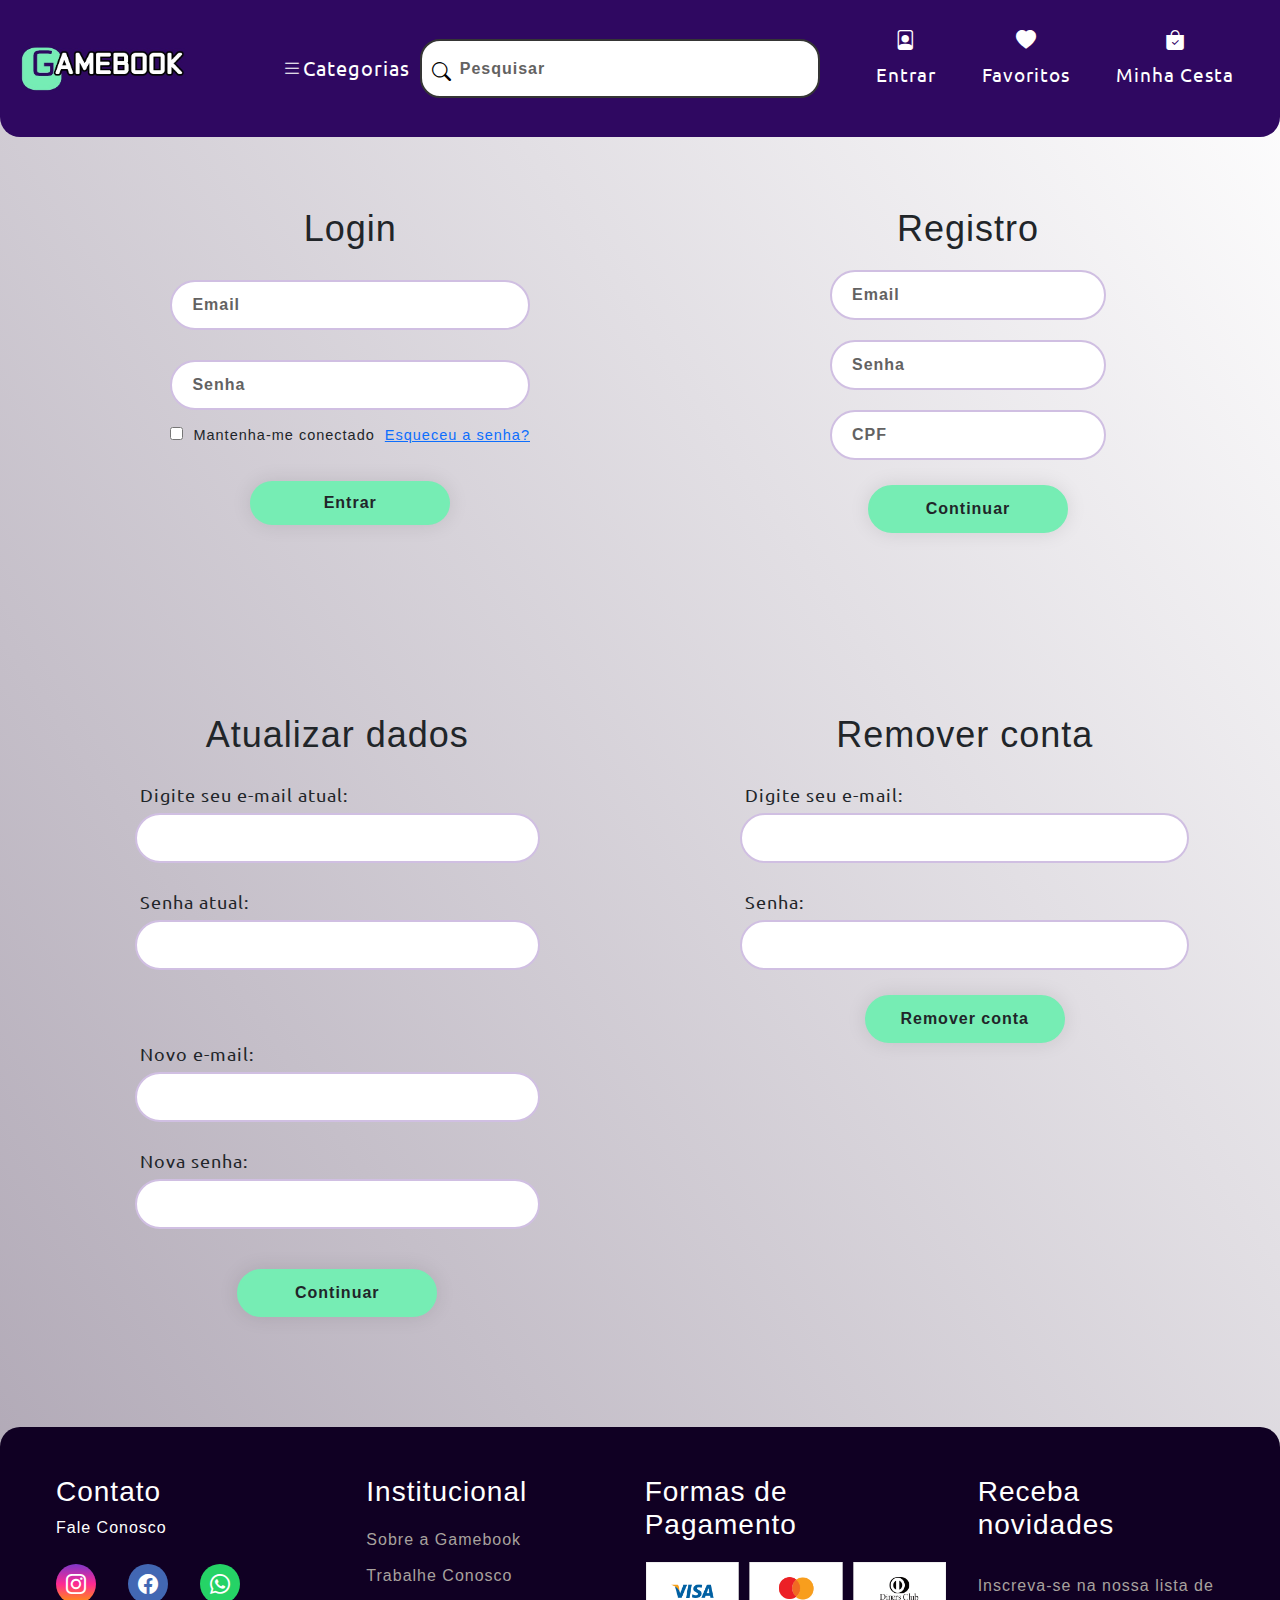
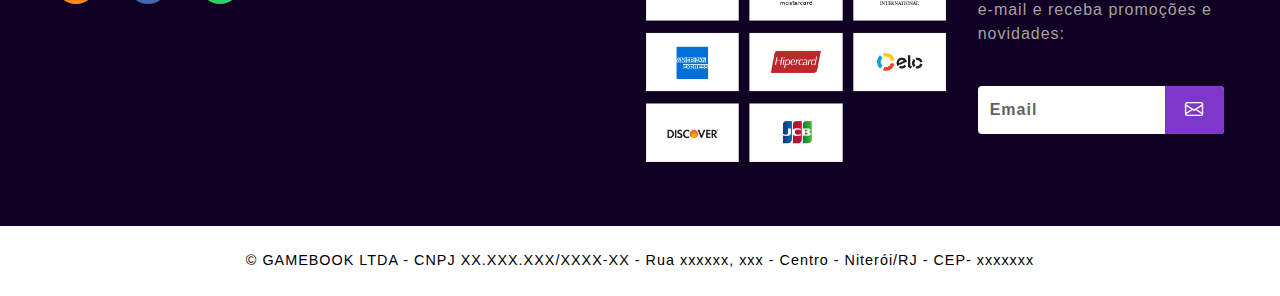
<file: arquivos_antigos/usuario.html>
<!DOCTYPE html>
<html lang="pt-br">
<head>
    <meta charset='UTF-8'>
    <meta http-equiv='X-UA-Compatible' content='IE=edge'>
    <title>Acessar GameBook</title>
    <meta name='viewport' content='width=device-width, initial-scale=1'>
    <!--bootstrap-->
    <link href="https://cdn.jsdelivr.net/npm/bootstrap@5.3.3/dist/css/bootstrap.min.css" rel="stylesheet" integrity="sha384-QWTKZyjpPEjISv5WaRU9OFeRpok6YctnYmDr5pNlyT2bRjXh0JMhjY6hW+ALEwIH" crossorigin="anonymous">
    <!--bootstrap-->
    <link rel='stylesheet' type='text/css' media='screen' href='styles.css'>
    <link rel="preconnect" href="https://fonts.googleapis.com">
    <link rel="preconnect" href="https://fonts.googleapis.com">
    <link rel="preconnect" href="https://fonts.gstatic.com" crossorigin>
    <link href="https://fonts.googleapis.com/css2?family=Madimi+One&display=swap" rel="stylesheet">
    <link rel="stylesheet" href="https://cdn.jsdelivr.net/npm/bootstrap-icons@1.11.3/font/bootstrap-icons.min.css">
    <link rel="stylesheet" href="https://fonts.googleapis.com/css?family=Ubuntu">
</head>
<body>
    <!-------------- CABEÇALHO ----------------->
    <header class="clearfix">
        <!-- BARRA DE NAVEGAÇAO -->
        <div class="primeira-header">
            <!--Logotipo-->
            <a href="index.html"><img src="img/logo-gamebook.jpg" alt="Gamebook"></a>
            <!--Logotipo-->
            <!--Dropdown categorias-->
            <div class="dropdown">
                <button
                    class="btn"
                    type="button:focus-visible"
                    data-bs-toggle="dropdown"
                    aria-expanded="false"
                >
                    <i class="bi bi-list"></i>Categorias
                </button> 
                <ul class="dropdown-menu">
                    <li><a class="dropdown-item" href="#">Livros</a></li>
                    <li><a class="dropdown-item" href="#">Literatura brasileira</a></li>
                    <li><a class="dropdown-item" href="#">Literatura estrangeira</a></li>
                    <li><a class="dropdown-item" href="#">Infanto-juvenil</a></li>
                    <li><hr class="dropdown-divider"></li>
                    <li><a class="dropdown-item" href="#">Jogos</a></li>
                </ul>
            </div>
            <!--Dropdown categorias-->
            <!-- BARRA DE PESQUISA -->
            <div class="pesquisa">
                <label for="">
                    <i class="bi bi-search"></i>
                </label>
                <input type="text" id="barra-pesquisa" placeholder="Pesquisar">
            </div>
            <!-- BARRA DE PESQUISA -->
            <nav>
                <ul class="navlinks">
                    <li><i class="bi-file-person"></i><a href="#">Entrar</a></li>
                    <li><i class="bi-heart-fill"></i><a href="#">Favoritos</a></li>
                    <li><i class="bi-bag-check-fill"></i><a href="#">Minha Cesta</a></li>
                </ul>
            </nav>
        </div>
        <!-- BARRA DE NAVEGAÇAO -->
    </header>
    <!------------------- CABEÇALHO ------------->

    <!----------- CONTEÚDO PRINCIPAL DO SITE ---------->
    <main>
        <!-- Formulario de login-->
        <div class="login">
            <form action="../backend/login.php" method="POST">
                <h1>Login</h1>
                <div class="input-box">
                    <input type="text" name="email" placeholder="Email" required>
                </div>
                <div class="input-box">
                    <input type="password" name="senha" placeholder="Senha" required>
                </div>
                <div class="remember-forgot">
                    <label><input type="checkbox"> Mantenha-me conectado</label>
                    <a href="#">Esqueceu a senha?</a>
                </div>
                <div class="btn-usuario">
                    <button type="submit" class="btn">Entrar</button>
                </div>
            </form>
        </div>
        <!--Formulario de login-->
        <!--Formulario de registro-->
        <div class="registro">
            <form action="../backend/registro.php" method="POST">
                <h1>Registro</h1>
                <div class="input-box">
                    <input type="text" name="email" placeholder="Email" required>
                </div>
                <div class="input-box">
                    <input type="password" name="senha" placeholder="Senha" required>
                </div>
                <div class="input-box">
                    <input type="text" name="cpf" placeholder="CPF" required>
                </div>
                <div class="btn-usuario">
                    <button type="submit" class="btn">Continuar</button>
                </div>
            </form>
        </div>
        <!--Formulario de registro--> 
        <!--Formulario atualizar dados-->
        <div class="atualizar-dados">
            <form action="../backend/atualizar_usuario.php" method="POST">
                <h1>Atualizar dados</h1>
                <div class="input-box">
                    <label for="email-antigo">Digite seu e-mail atual:</label><br>
                    <input type="text" id="email-antigo" name="email-antigo"
                    required>
                </div>
                <div class="input-box">
                    <label for="senha-antiga">Senha atual:</label>
                    <input type="password" id="senha-antiga" name="senha-antiga"
                    required>
                </div>
                <div class="input-box">
                    <label for="novo-email" id="inicio-novos-dados">Novo e-mail:</label>
                    <input type="text" id="novo-email" name="novo-email"
                    required>
                </div>
                <div class="input-box">
                    <label for="nova-senha">Nova senha:</label>
                    <input type="password" id="nova-senha" name="nova-senha"
                    required>
                </div>
                <div class="btn-usuario">
                    <button type="submit" class="btn">Continuar</button>
                </div>
            </form>
        </div>
        <!--Formulario atualizar dados-->
        <!--Formulario remover conta-->
        <div class="remover-conta">
            <form action="../backend/remover_usuario.php" method="POST">
                <h1 >Remover conta</h1>
                <div class="input-box">
                    <label for="email-remover">Digite seu e-mail:</label>
                    <input type="text" id="email-remover" name="email-remover"
                    required>
                </div>
                <div class="input-box">
                    <label for="senha-remover">Senha:</label>
                    <input type="password" id="senha-remover" name="senha-remover"
                    required>
                </div>
                <div class="btn-usuario">
                    <button type="submit" class="btn" id ="remover-conta-btn">Remover conta</button>
                </div>
            </form>
        </div>
        <!--Formulario remover conta-->
    </main>
    <!---------------- CONTEÚDO PRINCIPAL DO SITE ---------------->

    <!---------------------RODAPÉ--------------------->
    <footer>
        <div id="footer_content">
            <div id="footer_contacts">
                <h3>Contato</h3>
                <a href="#" class="footer-link">Fale Conosco</a>

                <div id="footer_social_media">
                    <a href="#" class="footer-link" id="instagram">
                        <i class="bi bi-instagram"></i>
                    </a>

                    <a href="#" class="footer-link" id="facebook">
                        <i class="bi bi-facebook"></i>
                    </a>

                    <a href="#" class="footer-link" id="whatsapp">
                        <i class="bi bi-whatsapp"></i>
                    </a>
                </div>
            </div>
            
            <ul class="footer-list">
                <li>
                    <h3>Institucional</h3>
                </li>
                <li>
                    <a href="#" class="footer-link">Sobre a Gamebook</a>
                </li>
                <li>
                    <a href="#" class="footer-link">Trabalhe Conosco</a>
                </li>
            </ul>

            <ul class="footer-list">
                <li>
                    <h3>Formas de Pagamento</h3>
                </li>
                <img id="img-formas-pagamento" src="img/pagamentos.png" >
            </ul>

            <div id="footer_subscribe">
                <h3>Receba novidades</h3>

                <p>
                    Inscreva-se na nossa lista de e-mail e receba promoções e novidades:
                </p>

                <div id="input_group">
                    <input type="email" id="email" placeholder="Email">
                    <button>
                        <i class="bi-envelope"></i>
                    </button>
                </div>
            </div>
        </div>

        <div id="footer_copyright">
            &#169
            GAMEBOOK LTDA - CNPJ XX.XXX.XXX/XXXX-XX - Rua xxxxxx, xxx - Centro - Niterói/RJ - CEP- xxxxxxx
        </div>
    </footer>
    <!------------------RODAPÉ-------------------->

<!--JAVASCRIPT-->
    <!--BOOTSTRAP-->
    <script src="https://cdn.jsdelivr.net/npm/bootstrap@5.3.3/dist/js/bootstrap.bundle.min.js" integrity="sha384-YvpcrYf0tY3lHB60NNkmXc5s9fDVZLESaAA55NDzOxhy9GkcIdslK1eN7N6jIeHz" crossorigin="anonymous"></script>
    <!--BOOTSTRAP-->
    <script src="script.js"></script>
<!--JAVASCRIPT-->
</body>
</html>
</file>
<file: styles.css>
* {
  font-family: "Inter", sans-serif;
  margin: 0;
  padding: 0;
  box-sizing: border-box;
  letter-spacing: 1px;
  box-sizing: border-box;
  margin: 0;
  padding: 0;
}

body {
  background-color: rgb(231, 230, 230);
  background-image: linear-gradient(to top right, #a89fae, #ffffff);
  min-height: 100vh;
  margin: 0;
}

/*-----------------cabeçalho--------------------*/

/* BARRA DE NAVEGAÇAO */
.primeira-header {
  font-family: "Ubuntu", "Inter", sans-serif;
  font-size: 19px;
  display: flex;
  justify-content: flex-end;
  align-items: center;
  padding: 30px 2%;
  background-color: #2f0861;
  border-bottom-left-radius: 20px;
  border-bottom-right-radius: 20px;
  float: left;
  width: 100%;
}

.primeira-header .dropdown button {
  color: white;
  padding-left: 5px;
  padding-right: 5px;
  margin-left: 70px;
  transition: all 0.6s ease 0s;
  font-size: 20px;
  --bs-btn-color: #fff;
  font-family: "Ubuntu", "Inter", sans-serif;
}

.primeira-header .dropdown-item {
  font-family: "Ubuntu", "Inter", sans-serif;
}
.primeira-header .dropdown button:hover {
  color: rgb(153, 245, 235);
}

.navlinks li {
  display: inline-block;
  padding: 0px 20px;
}

.navlinks li a {
  transition: all 0.6s ease 0s;
  color: white;
  text-decoration: none;
  font-family: Ubuntu, Inter, sans-serif;
}

.navlinks li a:hover {
  color: rgb(153, 245, 235);
}

.bi-heart-fill {
  color: white;
  display: flex;
  flex-direction: column;
  align-items: center;
  font-size: 20px;
  margin-bottom: 10px;
}

.bi-file-person {
  color: white;
  display: flex;
  flex-direction: column;
  align-items: center;
  font-size: 20px;
  margin-bottom: 10px;
}

.bi-bag-check-fill {
  color: white;
  display: flex;
  flex-direction: column;
  align-items: center;
  font-size: 20px;
  margin-bottom: 10px;
}

.primeira-header img {
  height: 60px;
  width: 210px;
  padding: 5px 20px;
  margin-left: -30px;
}
/* BARRA DE NAVEGAÇAO */

/* BARRA DE PESQUISA */
.pesquisa {
  display: flex;
  align-items: center;
  border: 2px solid rgb(53, 53, 53);
  background-color: rgb(255, 255, 255);
  width: 400px;
  margin: -90px auto;
  border-radius: 20px;
  padding: 5px 10px;
  color: #ffffff;
}

#barra-pesquisa {
  padding: 8px;
  border: none;
  background-color: rgb(255, 255, 255);
  width: 100%;
  outline: none;
}

.pesquisa label {
  height: 20px;
}

.pesquisa i {
  color: rgb(0, 0, 0);
}

::-webkit-input-placeholder {
  color: rgb(99, 98, 98);
  font-size: 16px;
  font-weight: bolder;
}
/* BARRA DE PESQUISA */

/*-----------------------cabeçalho-------------------------------*/

/*---------------------conteúdo principal (main)----------------*/

/*-----------------Página inicial----------*/
/*BANNER PROMOÇOES*/
#carouselExampleIndicators img {
  margin-left: 0;
}
/*BANNER PROMOÇOES*/

/* CARD LIVROS*/
.titulo-card {
  color: #000;
  font-family: Ubuntu, sans-serif;
  font-size: 20px;
  font-style: normal;
  font-weight: 400;
  line-height: normal;
  text-align: center;
  width: 100%;
  margin-top: 140px;
  float: left;
}
.slider-livros {
  position: relative;
  width: 100%;
  height: 370px;
  overflow: hidden;
  margin-top: 10px;
  float: left;
}
.item-livro {
  position: absolute;
  width: 200px;
  height: 320px;
  text-align: justify;
  background-color: #ffffff;
  border-radius: 10px;
  padding: 20px;
  transition: 0.5s;
  left: calc(50% - 110px);
  top: 0;
}
#next-livro,
#prev-livro {
  position: absolute;
  top: 40%;
  color: #000000;
  background-color: transparent;
  border: none;
  font-family: monospace;
  font-weight: bold;
  left: 400px;
  font-size: 50px;
}
#next-livro {
  left: unset;
  right: 400px;
}

.item-livro img {
  width: 240px;
  border-radius: 10px;
  height: 360px;
  display: flex;
  margin-left: -20px;
  margin-top: -20px;
}
/* CARD LIVROS*/

/* CARD JOGOS*/
.slider {
  position: relative;
  width: 100%;
  height: 370px;
  overflow: hidden;
  margin-top: 10px;
  margin-bottom: 100px;
  float: left;
}
.item {
  position: absolute;
  width: 200px;
  height: 320px;
  text-align: justify;
  background-color: #ffffff;
  border-radius: 10px;
  padding: 20px;
  transition: 0.5s;
  left: calc(50% - 110px);
  top: 0;
}
#next,
#prev {
  position: absolute;
  top: 40%;
  color: #000000;
  background-color: transparent;
  border: none;
  font-family: monospace;
  font-weight: bold;
  left: 400px;
  font-size: 50px;
}
#next {
  left: unset;
  right: 400px;
}

.item img {
  width: 240px;
  border-radius: 10px;
  height: 360px;
  display: flex;
  margin-left: -20px;
  margin-top: -20px;
}
/* CARD JOGOS*/
/*-----------------Página inicial----------*/
/*-----------------Página login/registro/atualização e remoção de usuario------------*/

/* Formulario de Login*/
.btn-usuario {
  display: flex;
  justify-content: center;
  align-items: center;
  width: 100%;
}

.login {
  display: flex;
  justify-content: right;
  align-items: center;
  width: 50%;
  border-radius: 10px;
  padding: 30px 110px 10px 10px;
  margin-top: 40px;
  margin-bottom: 100px;
  float: left;
}

.login h1 {
  font-size: 36px;
  text-align: center;
}

.login .input-box {
  width: 100%;
  height: 50px;
  margin: 30px 0;
}

.login .input-box input {
  width: 100%;
  height: 100%;
  outline: none;
  border: 2px solid #d0bfe2;
  border-radius: 40px;
  font-size: 16px;
  padding: 20px 45px 20px 20px;
}

.login .remember-forgot {
  display: flex;
  justify-content: space-between;
  font-size: 14.5px;
  margin: -15px 0 15px;
}

.remember-forgot label input {
  margin-right: 5px;
}

.remember-forgot a {
  margin-left: 10px;
}

.login .btn {
  width: 200px;
  border: 2px solid #76edb4;
  border: none;
  outline: none;
  border-radius: 40px;
  box-shadow: 0 0 20px rgba(0, 0, 0, 0.1);
  cursor: pointer;
  font-size: 16px;
  font-weight: 600;
  background: #76edb4;
  margin-top: 20px;
  padding: 10px;
}

.login button:hover {
  border: 2px outset #bfe2c1;
  background: #6bd1a0;
}

/* Formulario de Login*/

/* Formulario de Registro*/

.registro {
  display: flex;
  justify-content: left;
  align-items: center;
  width: 50%;
  border-radius: 10px;
  padding: 30px 10px 10px 190px;
  margin-top: 40px;
  margin-bottom: 100px;
  float: left;
}
.registro h1 {
  font-size: 36px;
  text-align: center;
}
.registro .input-box {
  width: 100%;
  height: 50px;
  margin: 20px 0;
}
.registro .input-box input {
  width: 100%;
  height: 100%;
  outline: none;
  border: 2px solid #d0bfe2;
  border-radius: 40px;
  font-size: 16px;
  padding: 20px 45px 20px 20px;
}
.registro .btn {
  width: 200px;
  border: 2px solid #76edb4;
  outline: none;
  border-radius: 40px;
  box-shadow: 0 0 20px rgba(0, 0, 0, 0.1);
  cursor: pointer;
  font-size: 16px;
  font-weight: 600;
  background: #76edb4;
  margin-top: 5px;
  padding: 10px;
}
.registro button:hover {
  border: 2px outset #bfe2c1;
  background: #6bd1a0;
}

/* Formulario de Registro*/

/*Formulario de atualização de dados*/

.atualizar-dados {
  display: flex;
  justify-content: right;
  align-items: center;
  width: 50%;
  border-radius: 10px;
  padding: 30px 100px 10px 10px;
  margin-top: 40px;
  margin-bottom: 100px;
  float: left;
}

.atualizar-dados h1 {
  font-size: 36px;
  text-align: center;
}

.atualizar-dados .input-box {
  width: 100%;
  margin: 20px 0;
}

.atualizar-dados label {
  width: 100%;
  font-family: "Ubuntu", "Inter", sans-serif;
  font-size: 18px;
  padding: 5px;
}

.atualizar-dados .input-box input {
  width: 100%;
  height: 50px;
  outline: none;
  border: 2px solid #d0bfe2;
  border-radius: 40px;
  font-size: 16px;
  padding: 20px 45px 20px 20px;
}

.atualizar-dados #inicio-novos-dados {
  padding-top: 50px;
}
.atualizar-dados .btn {
  width: 200px;
  border: 2px solid #76edb4;
  outline: none;
  border-radius: 40px;
  box-shadow: 0 0 20px rgba(0, 0, 0, 0.1);
  cursor: pointer;
  font-size: 16px;
  font-weight: 600;
  background: #76edb4;
  margin-top: 20px;
  padding: 10px;
}

.atualizar-dados button:hover {
  border: 2px outset #bfe2c1;
  background: #6bd1a0;
}
/*Formulario de atualização de dados*/

/*Formulário Remover conta*/

.remover-conta {
  display: flex;
  justify-content: left;
  align-items: center;
  width: 50%;
  border-radius: 10px;
  padding: 30px 10px 10px 100px;
  margin-top: 40px;
  margin-bottom: 100px;
  float: left;
}

.remover-conta h1 {
  font-size: 36px;
  text-align: center;
}

.remover-conta .input-box {
  width: 100%;
  margin: 20px 0;
}

.remover-conta label {
  font-family: "Ubuntu";
  font-size: 18px;
  padding: 5px;
}

.remover-conta .input-box input {
  width: 100%;
  height: 50px;
  outline: none;
  border: 2px solid #d0bfe2;
  border-radius: 40px;
  font-size: 16px;
  padding: 20px 45px 20px 20px;
}

.remover-conta .btn {
  width: 200px;
  border: 2px solid #76edb4;
  outline: none;
  border-radius: 40px;
  box-shadow: 0 0 20px rgba(0, 0, 0, 0.1);
  cursor: pointer;
  font-size: 16px;
  font-weight: 600;
  background: #76edb4;
  margin-top: 5px;
  padding: 10px;
}

.remover-conta button:hover {
  border: 2px outset #bfe2c1;
  background: #6bd1a0;
}
/*Formulário Remover conta*/
/*-----------------Página login/registro/atualização e remoção de usuario------------*/

/* --------------------------Página Produto-------------------------- */

.pagina-produto .container {
  background-color: #d6d6d6;
  border-radius: 20px;
  margin-left: 600px;
  margin-top: 150px;
  height: 320px;
  width: 800px;
  h2 {
    margin-left: 100px;
  }
}
.pagina-produto h1 {
  font-size: 30px;
}

.container h1 {
  margin-left: 40px;
  margin-top: -10px;
}

.pagina-produto h2 {
  margin-left: 100px;
  margin-top: 20px;
  font-size: 25px;
  margin-left: 150px;
}

.pagina-produto h3 {
  margin-left: 100px;
  font-size: 18px;
}

.pagina-produto h5 {
  margin-left: 100px;
  line-height: 40px;
}

.pagina-produto button {
  border: 2px solid #76edb4;
  border-radius: 10px;
  width: 200px;
  height: 40px;
  margin-top: 20px;
  margin-left: 100px;
}
#adicionar-carrinho {
  background-color: #00ffb3;
}
#adicionar-carrinho:hover {
  border: 2px outset #bfe2c1;
  background: #6bd1a0;
}

.pagina-produto .container img {
  width: 254px;
  height: 335px;
  margin-left: -300px;
  margin-bottom: -250px;
  border-radius: 20px;
}

.background {
  margin-left: 600px;
  margin-top: 20px;
  background-color: #d6d6d6;
  width: 800px;
  height: 150px;
  border-radius: 20px;
}

#frete {
  margin-left: 100px;
  border-radius: 5px;
  border: none;
  padding: 12px;
}

#frete::placeholder {
  color: rgb(173, 171, 171);
}

#botao {
  margin-left: 10px;
  background-color: #00ffb3;
  border: none;
  height: 40px;
  width: 40px;
  border-radius: 10px;
}

#botao:hover {
  border: 2px outset #bfe2c1;
  background: #6bd1a0;
}

#frete2 {
  padding-top: 25px;
}

.descricao {
  width: 95%;
  align-self: center;
  text-align: justify;
  font-family: "Ubuntu", "Inter", sans-serif;
}

.descricao h1 {
  color: black;
  font-size: 30px;
  font-family: "Ubuntu", "Inter", sans-serif;
  font-weight: 400;
  word-wrap: break-word;
  margin-left: 150px;
  margin-top: 50px;
}

.descricao h2 {
  font-family: "Ubuntu", "Inter", sans-serif;
}

.pagina-produto .detalhes {
  margin-left: 150px;
  margin-top: 120px;
  margin-bottom: 120px;
  margin-right: 120px;
  font-family: "Ubuntu", "Inter", sans-serif;
}

.detalhes h1 {
  font-family: "Ubuntu", "Inter", sans-serif;
}

.pagina-produto .slider2 img {
  width: 300px;
  height: 258px;
}

.pagina-produto .slider2 {
  margin-top: 100px;
  width: 95%;
  align-self: center;
  text-align: justify;
}

/* --------------------------Página Produto-------------------------- */

/*----------------------conteúdo principal (main)-----------------*/

/* --------------------------rodapé-------------------------- */
:root {
  --color-neutral-0: #ffffff;
  --color-neutral-10: #100023;
  --color-neutral-30: #a8a29e;
  --color-neutral-40: #ffffff;
}

footer {
  width: 100%;
  color: var(--color-neutral-40);
  float: left;
}

.footer-link {
  text-decoration: none;
}

#footer_content {
  background-color: var(--color-neutral-10);
  display: grid;
  grid-template-columns: repeat(4, 1fr);
  padding: 3rem 3.5rem;
  gap: 2rem;
}

#footer_contacts h1 {
  margin-bottom: 0.75rem;
}
#footer_contacts .footer-link {
  color: var(--color-neutral-40);
  transition: all 0.4s;
}

#footer_contacts .footer-link:hover {
  color: #37b3c9;
}

#footer_social_media {
  display: flex;
  gap: 2rem;
  margin-top: 1.5rem;
}

#footer_social_media .footer-link {
  display: flex;
  align-items: center;
  justify-content: center;
  height: 2.5rem;
  width: 2.5rem;
  color: var(--color-neutral-40);
  border-radius: 50%;
  transition: all 0.4s;
}

#footer_social_media .footer-link i {
  font-size: 1.25rem;
  display: flex;
  margin-left: 1.5px;
}

#footer_social_media .footer-link:hover {
  opacity: 0.8;
}

#instagram {
  background: linear-gradient(#7f37c9, #ff2992, #ff9807);
}

#facebook {
  background-color: #4267b3;
}

#whatsapp {
  background-color: #25d366;
}

.footer-list {
  display: flex;
  flex-direction: column;
  gap: 0.75rem;
  list-style: none;
}

.footer-list .footer-link {
  color: var(--color-neutral-30);
  transition: all 0.4s;
}

.footer-list .footer-link:hover {
  color: #37b3c9;
}

#footer_subscribe {
  display: flex;
  flex-direction: column;
  gap: 1.5rem;
}

#footer_subscribe p {
  color: var(--color-neutral-30);
}

#input_group {
  display: flex;
  align-items: center;
  background-color: var(--color-neutral-0);
  border-radius: 4px;
}

#input_group input {
  all: unset;
  padding: 0.75rem;
  width: 100%;
  color: black;
}

#input_group button {
  background-color: #7f37c9;
  border: none;
  color: var(--color-neutral-40);
  padding: 0px 1.25rem;
  font-size: 1.125rem;
  height: 100%;
  border-radius: 0px 4px 4px 0px;
  cursor: pointer;
  transition: all 0.4s;
}

#input_group button:hover {
  opacity: 0.8;
}

#footer_copyright {
  display: flex;
  justify-content: center;
  background-color: var(--color-neutral-0);
  font-size: 0.9rem;
  padding: 1.5rem;
  font-weight: 100;
  color: rgb(0, 0, 0);
}

@media screen and (max-width: 768px) {
  #footer_content {
    grid-template-columns: repeat(2, 1fr);
    gap: 2rem;
  }
}

@media screen and (max-width: 426px) {
  #footer_content {
    grid-template-columns: repeat(1, 1fr);
    padding: 3rem 2rem;
  }
}

#img-formas-pagamento {
  height: 200px;
  width: 300px;
  display: flex;
  margin-left: 1px;
}

*/ #input_group {
  color: black;
}

#footer_content {
  border-top-left-radius: 20px;
  border-top-right-radius: 20px;
}

/* ------------------------FIM rodapé-------------------------- */
</file>
<file: arquivos_antigos/styles.css>
* {
  font-family: "Inter", sans-serif;
  margin: 0;
  padding: 0;
  box-sizing: border-box;
  letter-spacing: 1px;
  box-sizing: border-box;
  margin: 0;
  padding: 0;
}

body {
  background-color: rgb(231, 230, 230);
  background-image: linear-gradient(to top right, #a89fae, #ffffff);
  min-height: 100vh;
  margin: 0;
}

/*-----------------cabeçalho--------------------*/

/* BARRA DE NAVEGAÇAO */
.primeira-header {
  font-family: "Ubuntu", "Inter", sans-serif;
  font-size: 19px;
  display: flex;
  justify-content: flex-end;
  align-items: center;
  padding: 30px 2%;
  background-color: #2f0861;
  border-bottom-left-radius: 20px;
  border-bottom-right-radius: 20px;
  float: left;
  width: 100%;
}

.primeira-header .dropdown button {
  color: white;
  padding-left: 5px;
  padding-right: 5px;
  margin-left: 70px;
  transition: all 0.6s ease 0s;
  font-size: 20px;
  --bs-btn-color: #fff;
  font-family: "Ubuntu", "Inter", sans-serif;
}

.primeira-header .dropdown-item {
  font-family: "Ubuntu", "Inter", sans-serif;
}
.primeira-header .dropdown button:hover {
  color: rgb(153, 245, 235);
}

.navlinks li {
  display: inline-block;
  padding: 0px 20px;
}

.navlinks li a {
  transition: all 0.6s ease 0s;
  color: white;
  text-decoration: none;
  font-family: Ubuntu, Inter, sans-serif;
}

.navlinks li a:hover {
  color: rgb(153, 245, 235);
}

.bi-heart-fill {
  color: white;
  display: flex;
  flex-direction: column;
  align-items: center;
  font-size: 20px;
  margin-bottom: 10px;
}

.bi-file-person {
  color: white;
  display: flex;
  flex-direction: column;
  align-items: center;
  font-size: 20px;
  margin-bottom: 10px;
}

.bi-bag-check-fill {
  color: white;
  display: flex;
  flex-direction: column;
  align-items: center;
  font-size: 20px;
  margin-bottom: 10px;
}

.primeira-header img {
  height: 60px;
  width: 210px;
  padding: 5px 20px;
  margin-left: -30px;
}
/* BARRA DE NAVEGAÇAO */

/* BARRA DE PESQUISA */
.pesquisa {
  display: flex;
  align-items: center;
  border: 2px solid rgb(53, 53, 53);
  background-color: rgb(255, 255, 255);
  width: 400px;
  margin: -90px auto;
  border-radius: 20px;
  padding: 5px 10px;
  color: #ffffff;
}

#barra-pesquisa {
  padding: 8px;
  border: none;
  background-color: rgb(255, 255, 255);
  width: 100%;
  outline: none;
}

.pesquisa label {
  height: 20px;
}

.pesquisa i {
  color: rgb(0, 0, 0);
}

::-webkit-input-placeholder {
  color: rgb(99, 98, 98);
  font-size: 16px;
  font-weight: bolder;
}
/* BARRA DE PESQUISA */

/*-----------------------cabeçalho-------------------------------*/

/*---------------------conteúdo principal (main)----------------*/

/*-----------------Página inicial----------*/
/*BANNER PROMOÇOES*/
#carouselExampleIndicators img {
  margin-left: 0;
}
/*BANNER PROMOÇOES*/

/* CARD LIVROS*/
.titulo-card {
  color: #000;
  font-family: Ubuntu, sans-serif;
  font-size: 20px;
  font-style: normal;
  font-weight: 400;
  line-height: normal;
  text-align: center;
  width: 100%;
  margin-top: 140px;
  float: left;
}
.slider-livros {
  position: relative;
  width: 100%;
  height: 370px;
  overflow: hidden;
  margin-top: 10px;
  float: left;
}
.item-livro {
  position: absolute;
  width: 200px;
  height: 320px;
  text-align: justify;
  background-color: #ffffff;
  border-radius: 10px;
  padding: 20px;
  transition: 0.5s;
  left: calc(50% - 110px);
  top: 0;
}
#next-livro,
#prev-livro {
  position: absolute;
  top: 40%;
  color: #000000;
  background-color: transparent;
  border: none;
  font-family: monospace;
  font-weight: bold;
  left: 400px;
  font-size: 50px;
}
#next-livro {
  left: unset;
  right: 400px;
}

.item-livro img {
  width: 240px;
  border-radius: 10px;
  height: 360px;
  display: flex;
  margin-left: -20px;
  margin-top: -20px;
}
/* CARD LIVROS*/

/* CARD JOGOS*/
.slider {
  position: relative;
  width: 100%;
  height: 370px;
  overflow: hidden;
  margin-top: 10px;
  margin-bottom: 100px;
  float: left;
}
.item {
  position: absolute;
  width: 200px;
  height: 320px;
  text-align: justify;
  background-color: #ffffff;
  border-radius: 10px;
  padding: 20px;
  transition: 0.5s;
  left: calc(50% - 110px);
  top: 0;
}
#next,
#prev {
  position: absolute;
  top: 40%;
  color: #000000;
  background-color: transparent;
  border: none;
  font-family: monospace;
  font-weight: bold;
  left: 400px;
  font-size: 50px;
}
#next {
  left: unset;
  right: 400px;
}

.item img {
  width: 240px;
  border-radius: 10px;
  height: 360px;
  display: flex;
  margin-left: -20px;
  margin-top: -20px;
}
/* CARD JOGOS*/
/*-----------------Página inicial----------*/
/*-----------------Página login/registro/atualização e remoção de usuario------------*/

/* Formulario de Login*/
.btn-usuario {
  display: flex;
  justify-content: center;
  align-items: center;
  width: 100%;
}

.login {
  display: flex;
  justify-content: right;
  align-items: center;
  width: 50%;
  border-radius: 10px;
  padding: 30px 110px 10px 10px;
  margin-top: 40px;
  margin-bottom: 100px;
  float: left;
}

.login h1 {
  font-size: 36px;
  text-align: center;
}

.login .input-box {
  width: 100%;
  height: 50px;
  margin: 30px 0;
}

.login .input-box input {
  width: 100%;
  height: 100%;
  outline: none;
  border: 2px solid #d0bfe2;
  border-radius: 40px;
  font-size: 16px;
  padding: 20px 45px 20px 20px;
}

.login .remember-forgot {
  display: flex;
  justify-content: space-between;
  font-size: 14.5px;
  margin: -15px 0 15px;
}

.remember-forgot label input {
  margin-right: 5px;
}

.remember-forgot a {
  margin-left: 10px;
}

.login .btn {
  width: 200px;
  border: 2px solid #76edb4;
  border: none;
  outline: none;
  border-radius: 40px;
  box-shadow: 0 0 20px rgba(0, 0, 0, 0.1);
  cursor: pointer;
  font-size: 16px;
  font-weight: 600;
  background: #76edb4;
  margin-top: 20px;
  padding: 10px;
}

.login button:hover {
  border: 2px outset #bfe2c1;
  background: #6bd1a0;
}

/* Formulario de Login*/

/* Formulario de Registro*/

.registro {
  display: flex;
  justify-content: left;
  align-items: center;
  width: 50%;
  border-radius: 10px;
  padding: 30px 10px 10px 190px;
  margin-top: 40px;
  margin-bottom: 100px;
  float: left;
}
.registro h1 {
  font-size: 36px;
  text-align: center;
}
.registro .input-box {
  width: 100%;
  height: 50px;
  margin: 20px 0;
}
.registro .input-box input {
  width: 100%;
  height: 100%;
  outline: none;
  border: 2px solid #d0bfe2;
  border-radius: 40px;
  font-size: 16px;
  padding: 20px 45px 20px 20px;
}
.registro .btn {
  width: 200px;
  border: 2px solid #76edb4;
  outline: none;
  border-radius: 40px;
  box-shadow: 0 0 20px rgba(0, 0, 0, 0.1);
  cursor: pointer;
  font-size: 16px;
  font-weight: 600;
  background: #76edb4;
  margin-top: 5px;
  padding: 10px;
}
.registro button:hover {
  border: 2px outset #bfe2c1;
  background: #6bd1a0;
}

/* Formulario de Registro*/

/*Formulario de atualização de dados*/

.atualizar-dados {
  display: flex;
  justify-content: right;
  align-items: center;
  width: 50%;
  border-radius: 10px;
  padding: 30px 100px 10px 10px;
  margin-top: 40px;
  margin-bottom: 100px;
  float: left;
}

.atualizar-dados h1 {
  font-size: 36px;
  text-align: center;
}

.atualizar-dados .input-box {
  width: 100%;
  margin: 20px 0;
}

.atualizar-dados label {
  width: 100%;
  font-family: "Ubuntu", "Inter", sans-serif;
  font-size: 18px;
  padding: 5px;
}

.atualizar-dados .input-box input {
  width: 100%;
  height: 50px;
  outline: none;
  border: 2px solid #d0bfe2;
  border-radius: 40px;
  font-size: 16px;
  padding: 20px 45px 20px 20px;
}

.atualizar-dados #inicio-novos-dados {
  padding-top: 50px;
}
.atualizar-dados .btn {
  width: 200px;
  border: 2px solid #76edb4;
  outline: none;
  border-radius: 40px;
  box-shadow: 0 0 20px rgba(0, 0, 0, 0.1);
  cursor: pointer;
  font-size: 16px;
  font-weight: 600;
  background: #76edb4;
  margin-top: 20px;
  padding: 10px;
}

.atualizar-dados button:hover {
  border: 2px outset #bfe2c1;
  background: #6bd1a0;
}
/*Formulario de atualização de dados*/

/*Formulário Remover conta*/

.remover-conta {
  display: flex;
  justify-content: left;
  align-items: center;
  width: 50%;
  border-radius: 10px;
  padding: 30px 10px 10px 100px;
  margin-top: 40px;
  margin-bottom: 100px;
  float: left;
}

.remover-conta h1 {
  font-size: 36px;
  text-align: center;
}

.remover-conta .input-box {
  width: 100%;
  margin: 20px 0;
}

.remover-conta label {
  font-family: "Ubuntu";
  font-size: 18px;
  padding: 5px;
}

.remover-conta .input-box input {
  width: 100%;
  height: 50px;
  outline: none;
  border: 2px solid #d0bfe2;
  border-radius: 40px;
  font-size: 16px;
  padding: 20px 45px 20px 20px;
}

.remover-conta .btn {
  width: 200px;
  border: 2px solid #76edb4;
  outline: none;
  border-radius: 40px;
  box-shadow: 0 0 20px rgba(0, 0, 0, 0.1);
  cursor: pointer;
  font-size: 16px;
  font-weight: 600;
  background: #76edb4;
  margin-top: 5px;
  padding: 10px;
}

.remover-conta button:hover {
  border: 2px outset #bfe2c1;
  background: #6bd1a0;
}
/*Formulário Remover conta*/
/*-----------------Página login/registro/atualização e remoção de usuario------------*/

/* --------------------------Página Produto-------------------------- */

.pagina-produto .container {
  background-color: #d6d6d6;
  border-radius: 20px;
  margin-left: 600px;
  margin-top: 150px;
  height: 300px;
  width: 800px;
  h2 {
    margin-left: 100px;
  }
}
.pagina-produto h1 {
  font-size: 30px;
}

.container h1 {
  margin-left: 40px;
  margin-top: -10px;
}

.pagina-produto h2 {
  margin-left: 100px;
  margin-top: 20px;
  font-size: 25px;
  margin-left: 150px;
}

.pagina-produto h3 {
  margin-left: 100px;
}

.pagina-produto h5 {
  margin-left: 100px;
  line-height: 40px;
}

.pagina-produto button {
  background-color: #00ffb3;
  border: none;
  border-radius: 10px;
  width: 200px;
  height: 40px;
  margin-top: 20px;
  margin-left: 100px;
}

.pagina-produto .container img {
  width: 254px;
  height: 335px;
  margin-left: -300px;
  margin-bottom: -250px;
  border-radius: 20px;
}

.background {
  margin-left: 600px;
  margin-top: 20px;
  background-color: #d6d6d6;
  width: 800px;
  height: 150px;
  border-radius: 20px;
}

#frete {
  margin-left: 100px;
  border-radius: 5px;
  border: none;
  padding: 12px;
}

#frete::placeholder {
  color: rgb(173, 171, 171);
}

#botao {
  margin-left: 10px;
  background-color: #00ffb3;
  border: none;
  height: 40px;
  width: 40px;
  border-radius: 10px;
}

#frete2 {
  padding-top: 25px;
}

.descricao {
  width: 95%;
  align-self: center;
  text-align: justify;
  font-family: "Ubuntu", "Inter", sans-serif;
}

.descricao h1 {
  color: black;
  font-size: 30px;
  font-family: "Ubuntu", "Inter", sans-serif;
  font-weight: 400;
  word-wrap: break-word;
  margin-left: 150px;
  margin-top: 50px;
}

.descricao h2 {
  font-family: "Ubuntu", "Inter", sans-serif;
}

.pagina-produto .detalhes {
  margin-left: 150px;
  margin-top: 120px;
  margin-bottom: 120px;
  margin-right: 120px;
  font-family: "Ubuntu", "Inter", sans-serif;
}

.detalhes h1 {
  font-family: "Ubuntu", "Inter", sans-serif;
}

.pagina-produto .slider2 img {
  width: 300px;
  height: 258px;
}

.pagina-produto .slider2 {
  margin-top: 100px;
  width: 95%;
  align-self: center;
  text-align: justify;
}

/* --------------------------Página Produto-------------------------- */

/*----------------------conteúdo principal (main)-----------------*/

/* --------------------------rodapé-------------------------- */
:root {
  --color-neutral-0: #ffffff;
  --color-neutral-10: #100023;
  --color-neutral-30: #a8a29e;
  --color-neutral-40: #ffffff;
}

footer {
  width: 100%;
  color: var(--color-neutral-40);
  float: left;
}

.footer-link {
  text-decoration: none;
}

#footer_content {
  background-color: var(--color-neutral-10);
  display: grid;
  grid-template-columns: repeat(4, 1fr);
  padding: 3rem 3.5rem;
  gap: 2rem;
}

#footer_contacts h1 {
  margin-bottom: 0.75rem;
}
#footer_contacts .footer-link {
  color: var(--color-neutral-40);
  transition: all 0.4s;
}

#footer_contacts .footer-link:hover {
  color: #37b3c9;
}

#footer_social_media {
  display: flex;
  gap: 2rem;
  margin-top: 1.5rem;
}

#footer_social_media .footer-link {
  display: flex;
  align-items: center;
  justify-content: center;
  height: 2.5rem;
  width: 2.5rem;
  color: var(--color-neutral-40);
  border-radius: 50%;
  transition: all 0.4s;
}

#footer_social_media .footer-link i {
  font-size: 1.25rem;
  display: flex;
  margin-left: 1.5px;
}

#footer_social_media .footer-link:hover {
  opacity: 0.8;
}

#instagram {
  background: linear-gradient(#7f37c9, #ff2992, #ff9807);
}

#facebook {
  background-color: #4267b3;
}

#whatsapp {
  background-color: #25d366;
}

.footer-list {
  display: flex;
  flex-direction: column;
  gap: 0.75rem;
  list-style: none;
}

.footer-list .footer-link {
  color: var(--color-neutral-30);
  transition: all 0.4s;
}

.footer-list .footer-link:hover {
  color: #37b3c9;
}

#footer_subscribe {
  display: flex;
  flex-direction: column;
  gap: 1.5rem;
}

#footer_subscribe p {
  color: var(--color-neutral-30);
}

#input_group {
  display: flex;
  align-items: center;
  background-color: var(--color-neutral-0);
  border-radius: 4px;
}

#input_group input {
  all: unset;
  padding: 0.75rem;
  width: 100%;
  color: black;
}

#input_group button {
  background-color: #7f37c9;
  border: none;
  color: var(--color-neutral-40);
  padding: 0px 1.25rem;
  font-size: 1.125rem;
  height: 100%;
  border-radius: 0px 4px 4px 0px;
  cursor: pointer;
  transition: all 0.4s;
}

#input_group button:hover {
  opacity: 0.8;
}

#footer_copyright {
  display: flex;
  justify-content: center;
  background-color: var(--color-neutral-0);
  font-size: 0.9rem;
  padding: 1.5rem;
  font-weight: 100;
  color: rgb(0, 0, 0);
}

@media screen and (max-width: 768px) {
  #footer_content {
    grid-template-columns: repeat(2, 1fr);
    gap: 2rem;
  }
}

@media screen and (max-width: 426px) {
  #footer_content {
    grid-template-columns: repeat(1, 1fr);
    padding: 3rem 2rem;
  }
}

#img-formas-pagamento {
  height: 200px;
  width: 300px;
  display: flex;
  margin-left: 1px;
}

*/ #input_group {
  color: black;
}

#footer_content {
  border-top-left-radius: 20px;
  border-top-right-radius: 20px;
}

/* ------------------------FIM rodapé-------------------------- */
</file>
